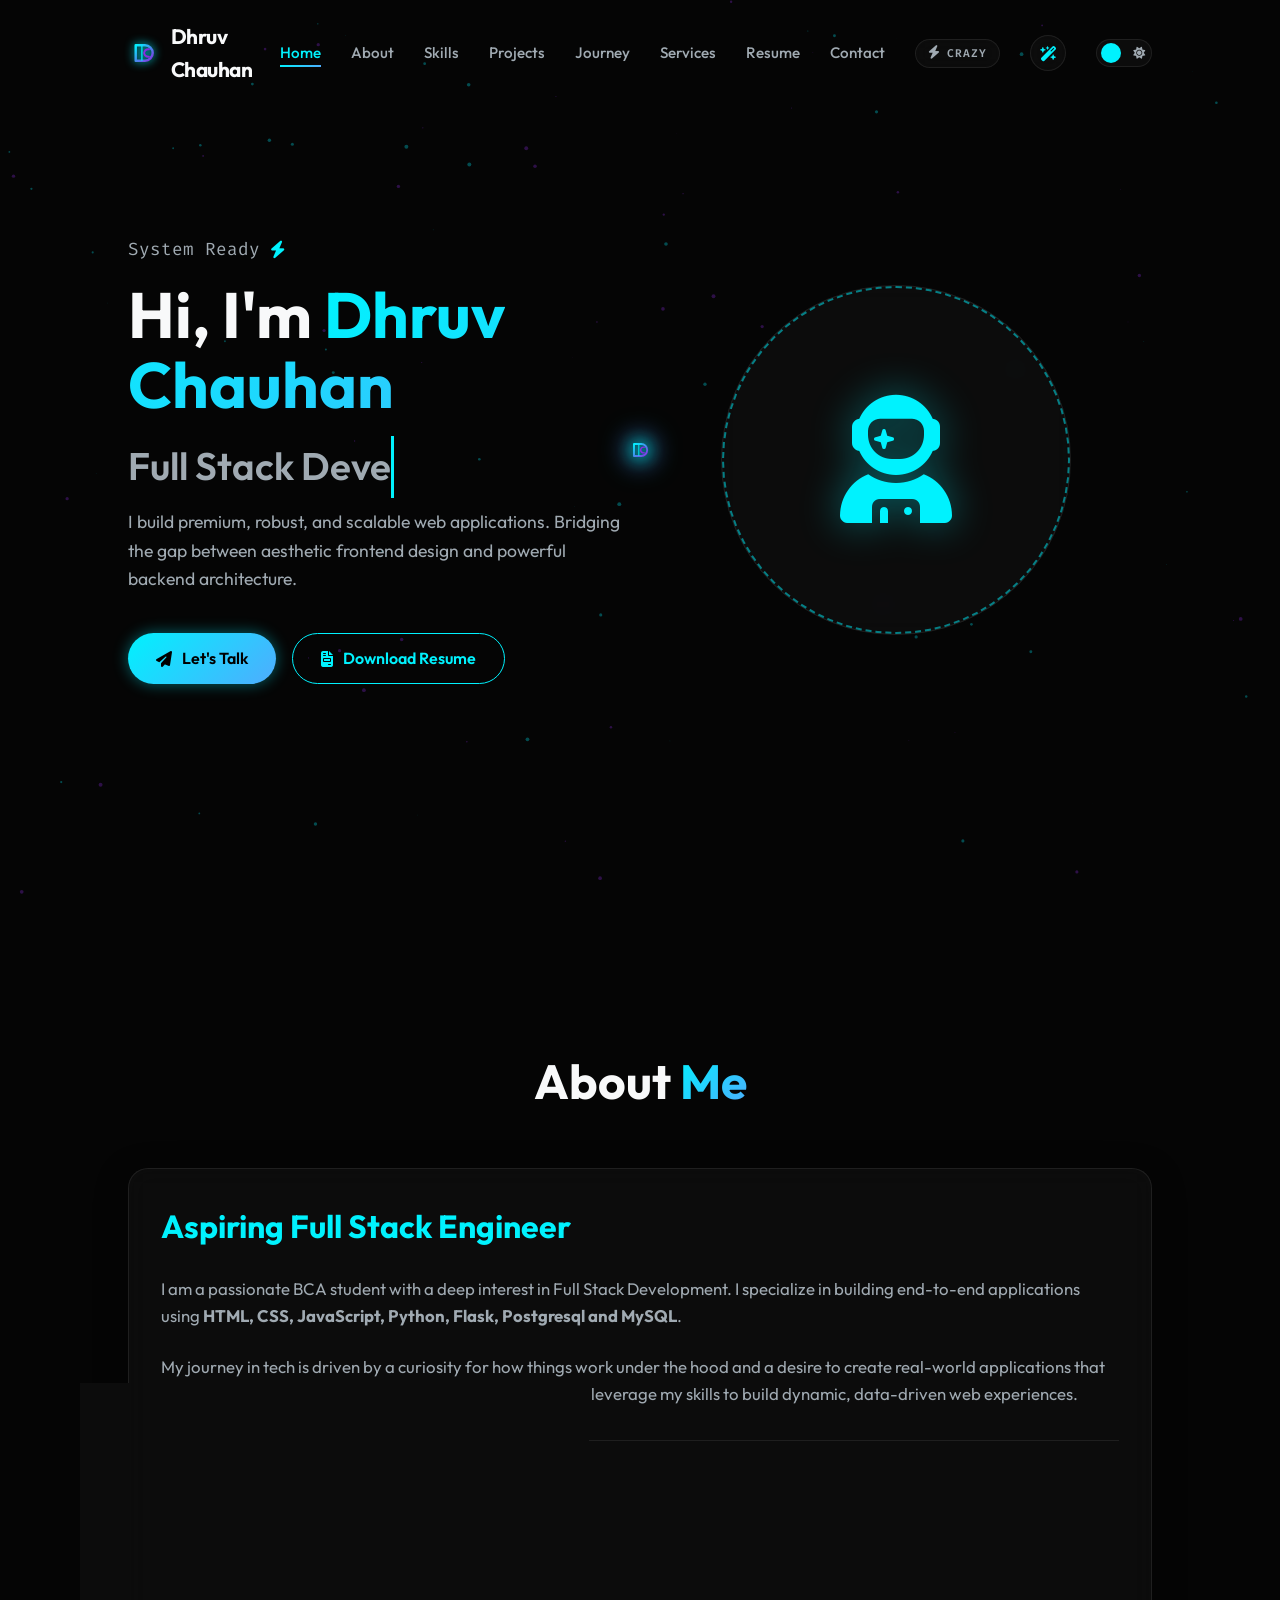
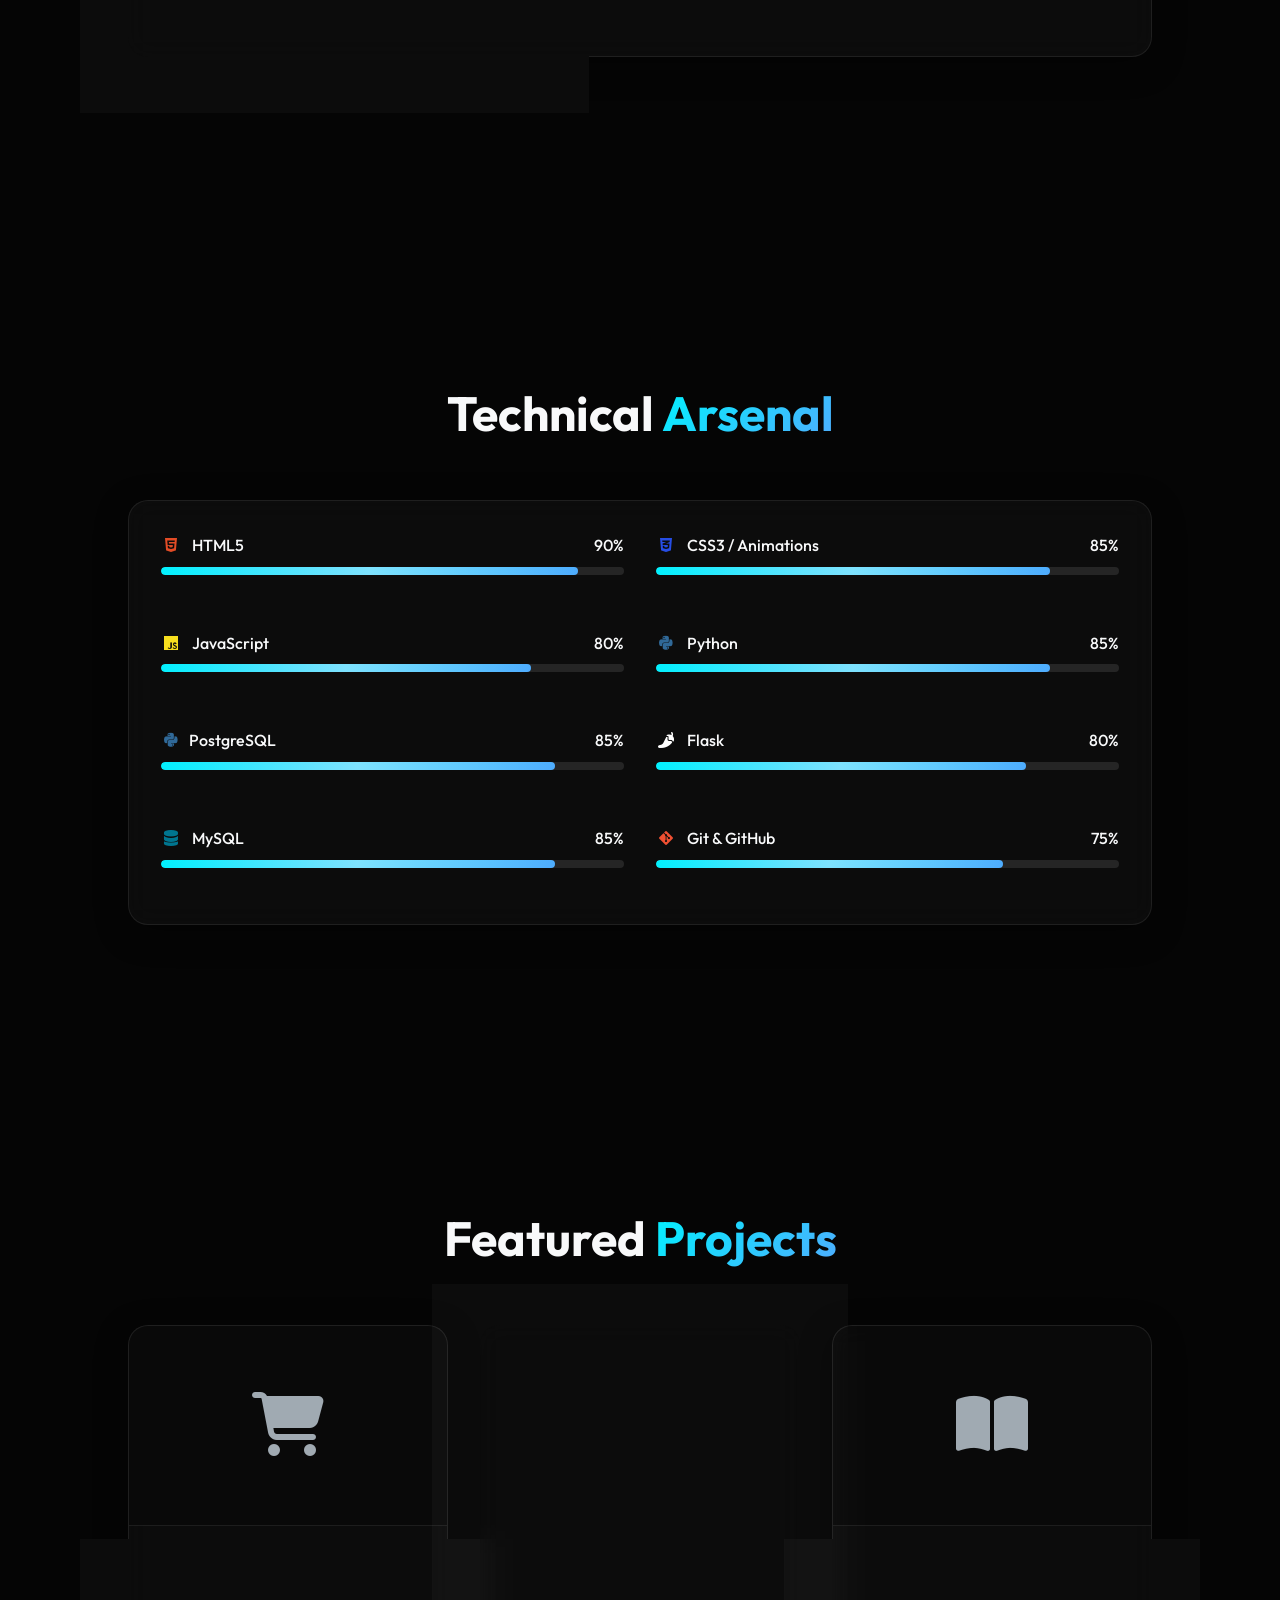
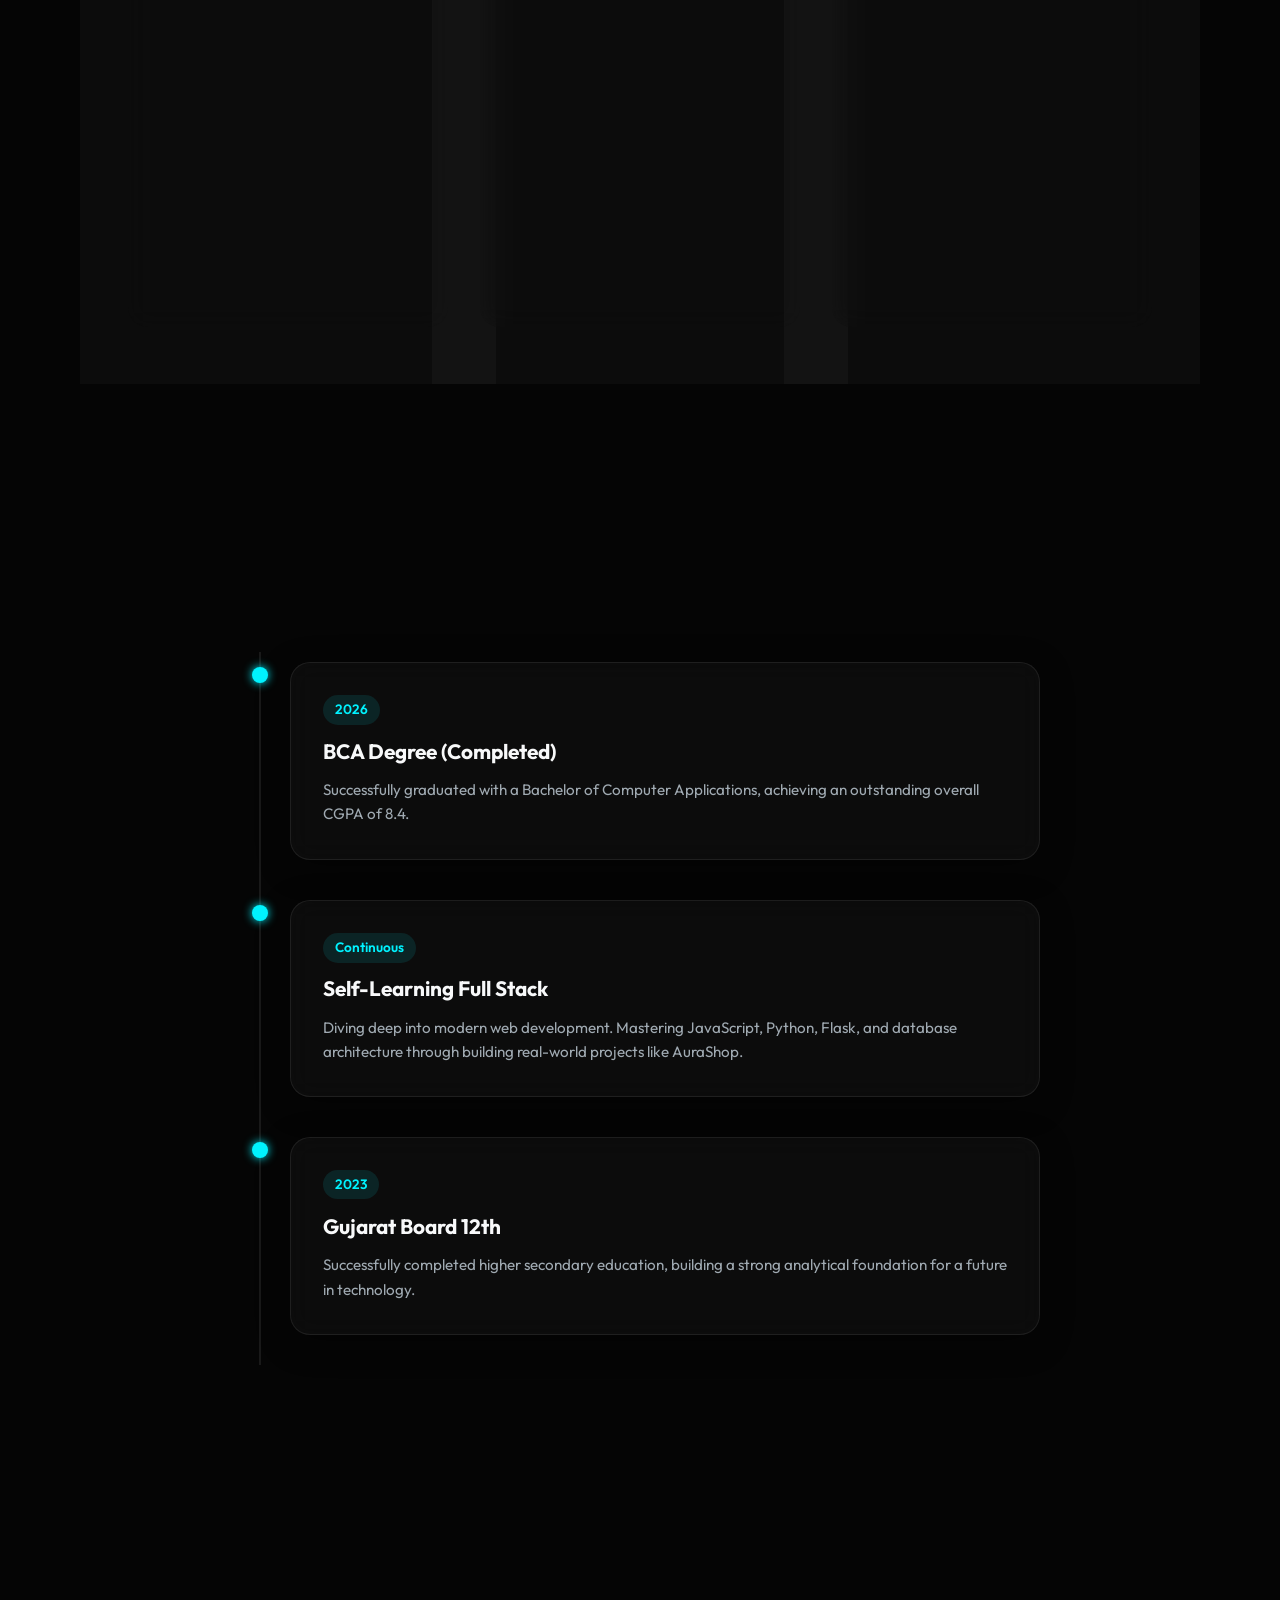
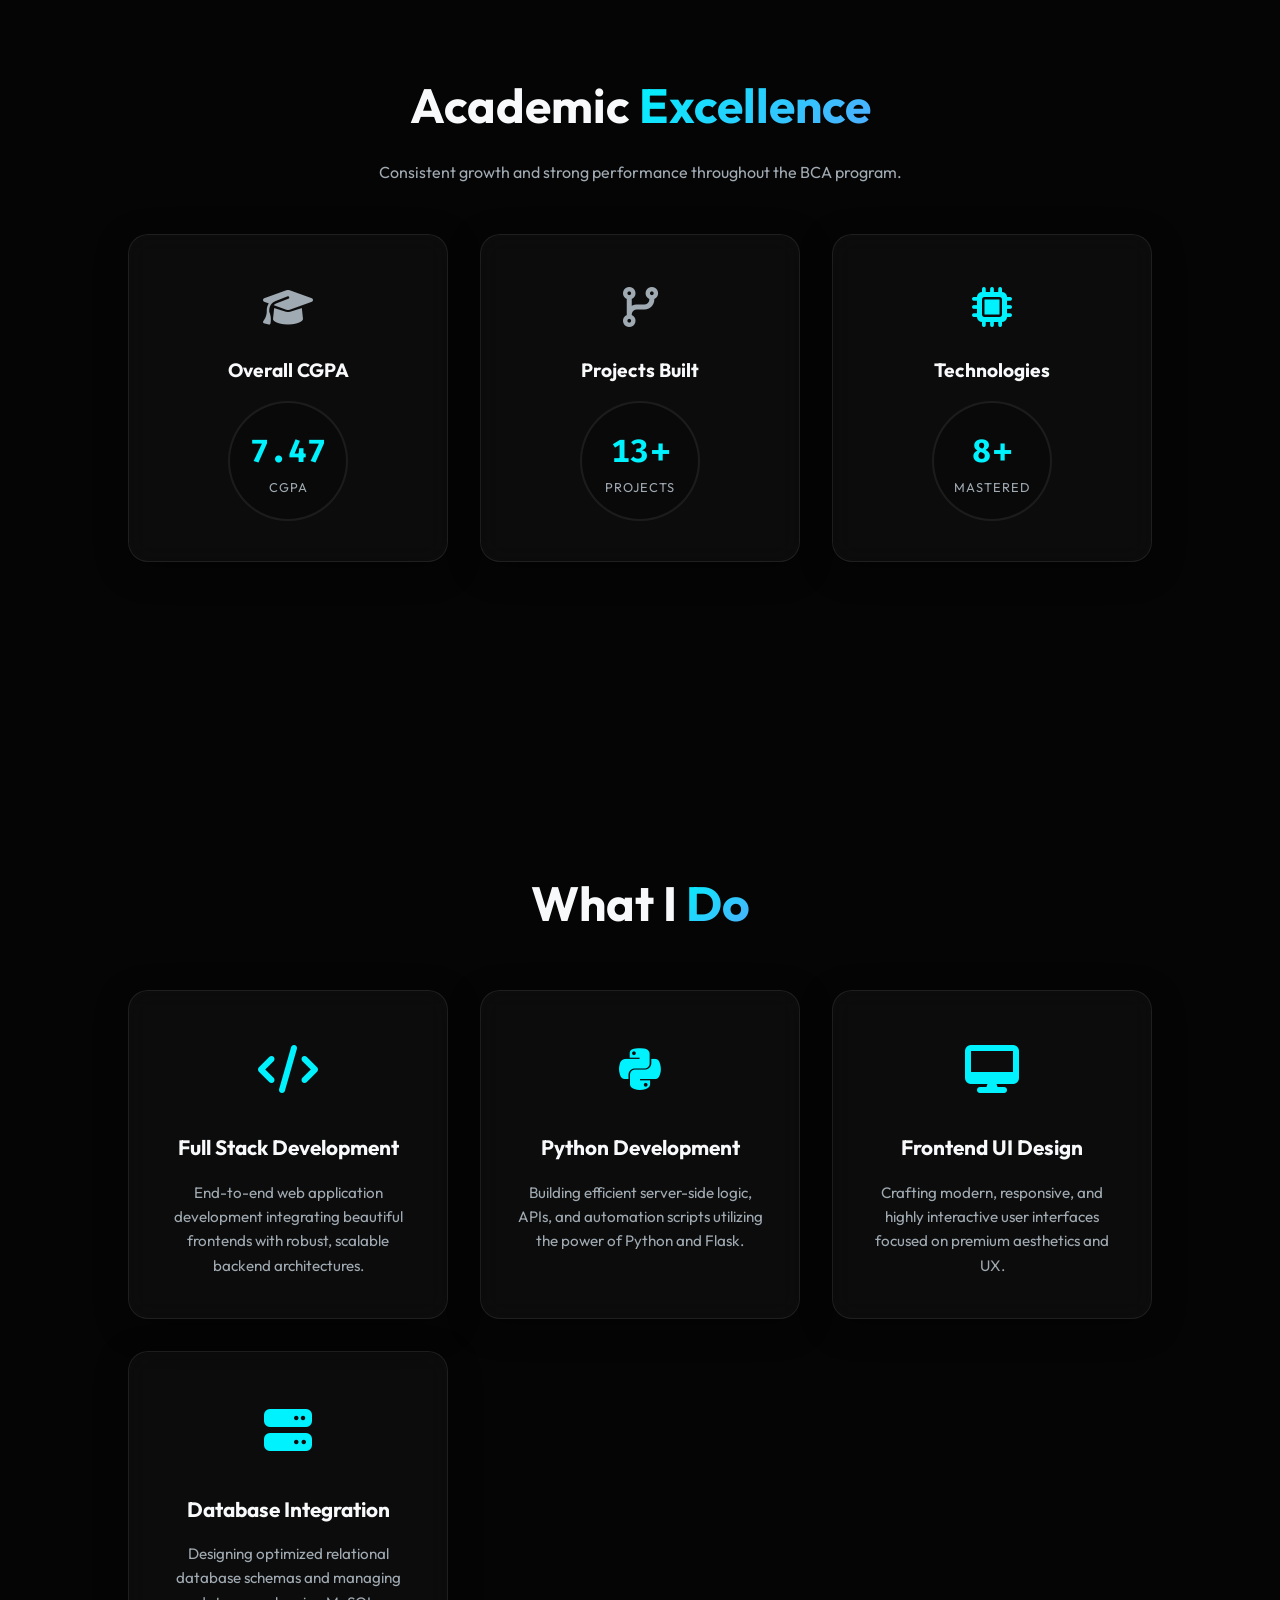
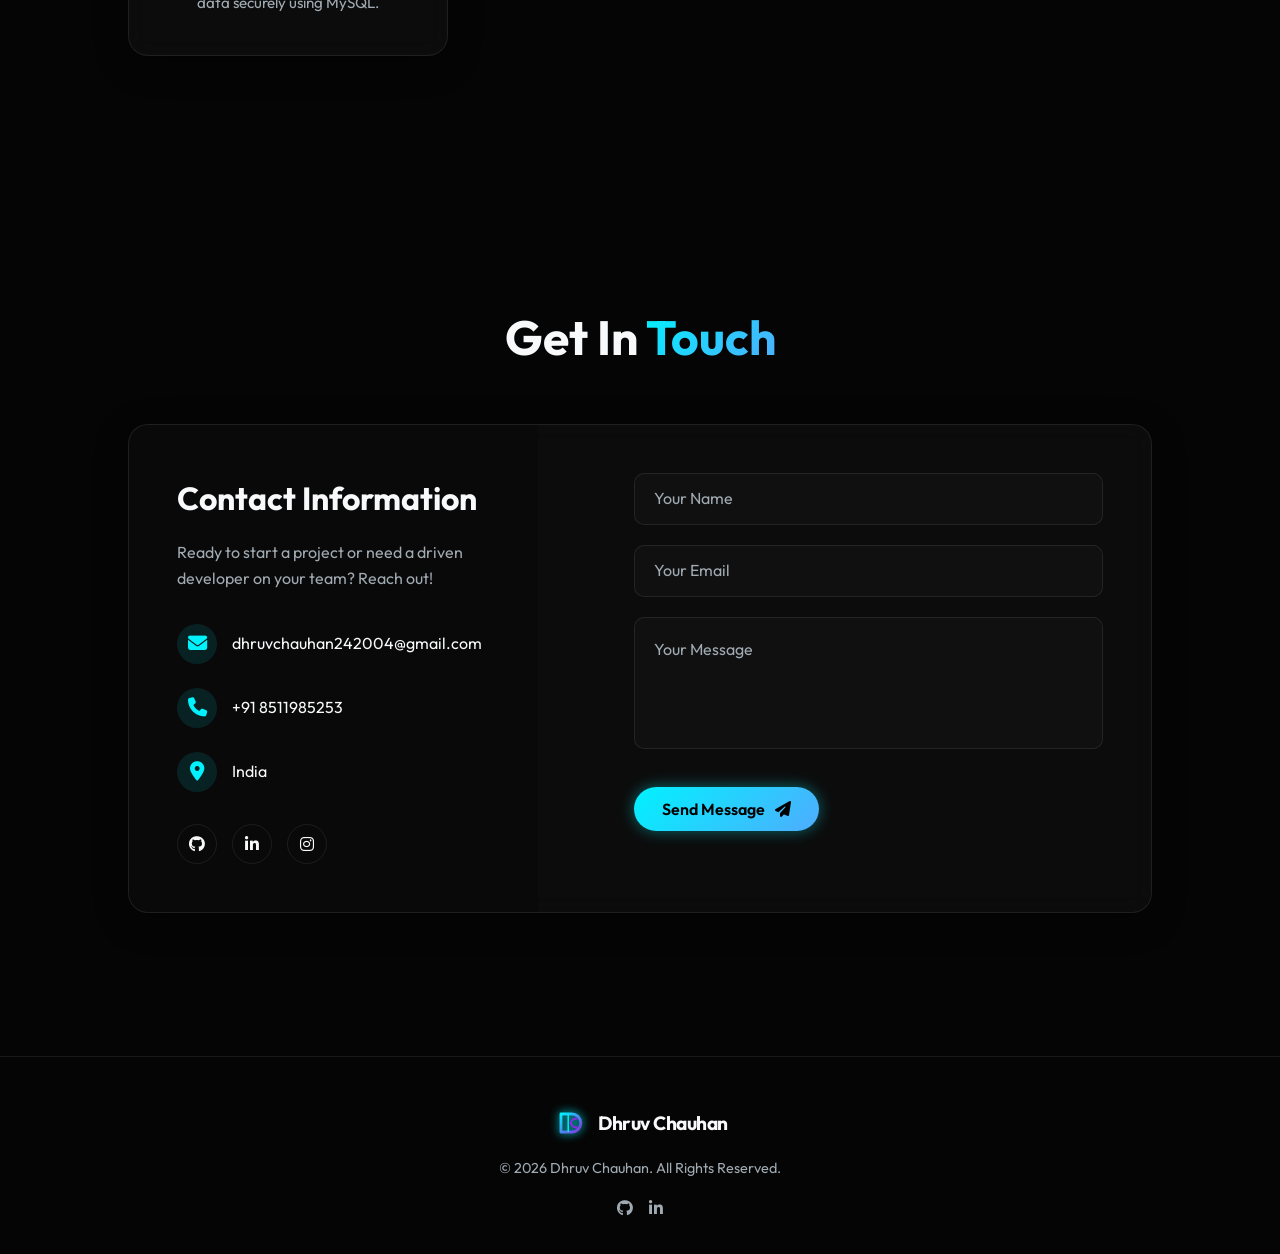
<file: index.html>
<!DOCTYPE html>
<html lang="en">

<head>
    <meta charset="UTF-8">
    <meta name="viewport" content="width=device-width, initial-scale=1.0">
    <title>Dhruv Chauhan | Full Stack Developer</title>
    <meta name="description" content="Portfolio of Dhruv Chauhan, Full Stack & Python Developer.">
    <!-- Google Fonts -->
    <link rel="preconnect" href="https://fonts.googleapis.com">
    <link rel="preconnect" href="https://fonts.gstatic.com" crossorigin>
    <link
        href="https://fonts.googleapis.com/css2?family=Outfit:wght@300;400;500;600;700;800&family=Fira+Code:wght@400;500&display=swap"
        rel="stylesheet">
    <!-- Font Awesome -->
    <link rel="stylesheet" href="https://cdnjs.cloudflare.com/ajax/libs/font-awesome/6.4.0/css/all.min.css">
    <link rel="stylesheet" href="style.css">
</head>

<body>
    <!-- Aurora + Shockwave Layers (Crazy Mode) -->
    <div id="aurora-bg" aria-hidden="true">
        <div class="aurora-blob aurora-1"></div>
        <div class="aurora-blob aurora-2"></div>
        <div class="aurora-blob aurora-3"></div>
    </div>
    <div id="crazy-shockwaves" aria-hidden="true"></div>

    <!-- Ultra-Premium Custom Cursor -->
    <div id="magic-cursor">
        <div id="cursor-orbit-rings" aria-hidden="true">
            <div class="orbit-ring ring-1"></div>
            <div class="orbit-ring ring-2"></div>
            <div class="orbit-ring ring-3"></div>
        </div>
        <div id="cursor-particles"></div>
        <div id="cursor-main">
            <div class="cursor-glow"></div>
            <div class="cursor-icon">
                <svg width="24" height="24" viewBox="0 0 100 100" fill="none" xmlns="http://www.w3.org/2000/svg">
                    <path d="M25,25 L55,25 A25,25 0 0,1 80,50 A25,25 0 0,1 55,75 L25,75 Z"
                        stroke="url(#cursor-logo-grad)" stroke-width="8" stroke-linejoin="round" fill="none" />
                    <path d="M45,25 L45,75" stroke="var(--cyan)" stroke-width="4" />
                    <path d="M68,38 A15,15 0 0,0 52,50 A15,15 0 0,0 68,62" stroke="var(--purple)" stroke-width="6"
                        stroke-linecap="round" fill="none" />
                    <defs>
                        <linearGradient id="cursor-logo-grad" x1="0%" y1="0%" x2="100%" y2="100%">
                            <stop offset="0%" stop-color="var(--cyan)" />
                            <stop offset="100%" stop-color="var(--purple)" />
                        </linearGradient>
                    </defs>
                </svg>
            </div>
            <div class="cursor-text">View Project</div>
        </div>
    </div>

    <!-- Loading Screen -->
    <div class="loader-wrapper">
        <div class="loader">
            <div class="loader-inner"></div>
        </div>
        <div class="loader-text">Dhruv Chauhan Full Stack Developer</div>
    </div>

    <!-- Background Canvas for Particles -->
    <canvas id="particle-canvas"></canvas>

    <!-- Navigation -->
    <header class="header">
        <div class="logo">
            <svg class="header-logo" width="40" height="40" viewBox="0 0 100 100" fill="none"
                xmlns="http://www.w3.org/2000/svg">
                <!-- Futuristic D & C merged monogram -->
                <path d="M25,25 L55,25 A25,25 0 0,1 80,50 A25,25 0 0,1 55,75 L25,75 Z" stroke="url(#logo-grad)"
                    stroke-width="8" stroke-linejoin="round" fill="none" />
                <path d="M45,25 L45,75" stroke="var(--cyan)" stroke-width="4" />
                <path d="M68,38 A15,15 0 0,0 52,50 A15,15 0 0,0 68,62" stroke="var(--purple)" stroke-width="6"
                    stroke-linecap="round" fill="none" />
                <defs>
                    <linearGradient id="logo-grad" x1="0%" y1="0%" x2="100%" y2="100%">
                        <stop offset="0%" stop-color="var(--cyan)" />
                        <stop offset="100%" stop-color="var(--purple)" />
                    </linearGradient>
                </defs>
            </svg>
            <span class="logo-text">Dhruv Chauhan</span>
        </div>
        <div class="header-right">
            <nav class="navbar">
                <ul class="nav-links">
                    <li><a href="#home" class="nav-link active">Home</a></li>
                    <li><a href="#about" class="nav-link">About</a></li>
                    <li><a href="#skills" class="nav-link">Skills</a></li>
                    <li><a href="#projects" class="nav-link">Projects</a></li>
                    <li><a href="#experience" class="nav-link">Journey</a></li>
                    <li><a href="#services" class="nav-link">Services</a></li>
                    <li><a href="resume.html?download=pdf" class="nav-link">Resume</a></li>
                    <li><a href="#contact" class="nav-link">Contact</a></li>
                </ul>
            </nav>
            <button id="crazy-mode-toggle" class="crazy-mode-btn" aria-label="Toggle crazy animations"
                title="Crazy Mode">
                <i class="fa-solid fa-bolt"></i>
                <span class="crazy-mode-label">CRAZY</span>
            </button>
            <button id="cursor-settings-toggle" class="cursor-settings-btn" aria-label="Customize cursor"
                title="Cursor Options">
                <i class="fa-solid fa-wand-magic-sparkles"></i>
            </button>
            <div class="theme-switch-wrapper">
                <label class="theme-switch" for="theme-slider">
                    <input type="checkbox" id="theme-slider" />
                    <div class="slider round">
                        <i class="fa-solid fa-moon"></i>
                        <i class="fa-solid fa-sun"></i>
                    </div>
                </label>
            </div>
            <div class="hamburger">
                <div class="bar"></div>
                <div class="bar"></div>
                <div class="bar"></div>
            </div>
        </div>
    </header>

    <main>
        <!-- Hero Section -->
        <section id="home" class="hero section">
            <div class="hero-content reveal">
                <p class="greeting">System Ready <i class="fa-solid fa-bolt" style="color: var(--cyan);"></i></p>
                <h1 class="hero-title crazy-glitch-title">
                    Hi, I'm <span class="highlight crazy-gradient-text">Dhruv Chauhan</span>
                </h1>
                <div class="typing-container">
                    <span class="typing-text"></span><span class="cursor">&nbsp;</span>
                </div>
                <p class="hero-desc">
                    I build premium, robust, and scalable web applications. Bridging the gap between aesthetic frontend
                    design and powerful backend architecture.
                </p>
                <div class="hero-btn-group">
                    <a href="#contact" class="btn primary-btn"><i class="fa-solid fa-paper-plane"></i> Let's Talk</a>
                    <a href="resume.html?download=pdf" class="btn secondary-btn"><i class="fa-solid fa-file-invoice"></i> Download Resume</a>
                </div>
            </div>
            <div class="hero-image reveal fade-right">
                <div class="image-wrapper">
                    <!-- Placeholder using a tech illustration style avatar -->
                    <div class="avatar-placeholder">
                        <i class="fa-solid fa-user-astronaut"></i>
                    </div>
                    <div class="glow-ring"></div>
                    <div class="glow-ring glow-ring-2"></div>
                    <div class="glow-ring glow-ring-3"></div>
                </div>
            </div>
        </section>

        <!-- About Section -->
        <section id="about" class="about section">
            <h2 class="section-title reveal">About <span class="highlight">Me</span></h2>
            <div class="about-container reveal fade-up">
                <div class="about-text glass-card">
                    <h3>Aspiring Full Stack Engineer</h3>
                    <p>I am a passionate BCA student with a deep interest in Full Stack Development. I specialize in
                        building end-to-end applications using <strong>HTML, CSS, JavaScript, Python, Flask, Postgresql
                            and
                            MySQL</strong>.</p>
                    <p>My journey in tech is driven by a curiosity for how things work under the hood and a desire to
                        create real-world applications that solve actual problems. I thrive in environments where I can
                        leverage my skills to build dynamic, data-driven web experiences.</p>
                    <div class="stats-container">
                        <div class="stat-item">
                            <span class="stat-num counter" data-target="15">0</span><span class="stat-plus">+</span>
                            <span class="stat-text">Projects Built</span>
                        </div>
                        <div class="stat-item">
                            <span class="stat-num counter" data-target="1000">0</span><span class="stat-plus">+</span>
                            <span class="stat-text">Hours Coded</span>
                        </div>
                        <div class="stat-item">
                            <span class="stat-num counter" data-target="5">0</span><span class="stat-plus">+</span>
                            <span class="stat-text">Technologies</span>
                        </div>
                    </div>
                </div>
            </div>
        </section>

        <!-- Skills Section -->
        <section id="skills" class="skills section">
            <h2 class="section-title reveal">Technical <span class="highlight">Arsenal</span></h2>
            <div class="skills-container glass-card reveal fade-up">
                <div class="skill-box">
                    <div class="skill-info">
                        <span><i class="fa-brands fa-html5" style="color: #e34c26;"></i> HTML5</span>
                        <span>90%</span>
                    </div>
                    <div class="progress-bar">
                        <div class="progress" data-width="90%"></div>
                    </div>
                </div>
                <div class="skill-box">
                    <div class="skill-info">
                        <span><i class="fa-brands fa-css3-alt" style="color: #264de4;"></i> CSS3 / Animations</span>
                        <span>85%</span>
                    </div>
                    <div class="progress-bar">
                        <div class="progress" data-width="85%"></div>
                    </div>
                </div>
                <div class="skill-box">
                    <div class="skill-info">
                        <span><i class="fa-brands fa-js" style="color: #f7df1e;"></i> JavaScript</span>
                        <span>80%</span>
                    </div>
                    <div class="progress-bar">
                        <div class="progress" data-width="80%"></div>
                    </div>
                </div>
                <div class="skill-box">
                    <div class="skill-info">
                        <span><i class="fa-brands fa-python" style="color: #306998;"></i> Python</span>
                        <span>85%</span>
                    </div>
                    <div class="progress-bar">
                        <div class="progress" data-width="85%"></div>
                    </div>
                </div>
                <div class="skill-box">
                    <div class="skill-info">
                        <span><i class="fa-brands fa-python" style="color: #306998;"></i>PostgreSQL</span>
                        <span>85%</span>
                    </div>
                    <div class="progress-bar">
                        <div class="progress" data-width="85%"></div>
                    </div>
                </div>
                <div class="skill-box">
                    <div class="skill-info">
                        <span><i class="fa-solid fa-pepper-hot" style="color: #fff;"></i> Flask</span>
                        <span>80%</span>
                    </div>
                    <div class="progress-bar">
                        <div class="progress" data-width="80%"></div>
                    </div>
                </div>
                <div class="skill-box">
                    <div class="skill-info">
                        <span><i class="fa-solid fa-database" style="color: #00758F;"></i> MySQL</span>
                        <span>85%</span>
                    </div>
                    <div class="progress-bar">
                        <div class="progress" data-width="85%"></div>
                    </div>
                </div>
                <div class="skill-box">
                    <div class="skill-info">
                        <span><i class="fa-brands fa-git-alt" style="color: #F05032;"></i> Git & GitHub</span>
                        <span>75%</span>
                    </div>
                    <div class="progress-bar">
                        <div class="progress" data-width="75%"></div>
                    </div>
                </div>
            </div>
        </section>

        <!-- Projects Section -->
        <section id="projects" class="projects section">
            <h2 class="section-title reveal">Featured <span class="highlight">Projects</span></h2>
            <div class="project-grid">
                <!-- AuraShop -->
                <div class="project-card glass-card reveal fade-up" style="transition-delay: 0.1s;">
                    <div class="project-img">
                        <div class="project-placeholder">
                            <i class="fa-solid fa-cart-shopping"></i>
                        </div>
                    </div>
                    <div class="project-content">
                        <h3>AuraShop</h3>
                        <p class="project-subtitle">Full Stack E-Commerce</p>
                        <p class="project-desc">A premium e-commerce platform featuring user authentication, product
                            catalog, a shopping cart, and AI-based product suggestions powered by a robust Flask
                            backend.</p>
                        <div class="project-tech">
                            <span>Python</span><span>Flask</span><span>JS</span><span>PostgreSQL</span><span>HTML</span><span>CSS</span>
                        </div>
                        <div class="project-links">
                            <a href="https://auroshop.onrender.com" class="btn-small primary-btn"><i
                                    class="fa-solid fa-eye"></i> Live Preview</a>
                            <a href="https://github.com/dhruvchauhan2424/Auroshop" class="btn-small secondary-btn"><i
                                    class="fa-brands fa-github"></i> Code</a>
                        </div>
                    </div>
                </div>

                <!-- Smart College Management System -->
                <div class="project-card glass-card reveal fade-up" style="transition-delay: 0.2s;">
                    <div class="project-img">
                        <div class="project-placeholder">
                            <i class="fa-solid fa-university"></i>
                        </div>
                    </div>
                    <div class="project-content">
                        <h3>Smart College System</h3>
                        <p class="project-subtitle">Management Portal</p>
                        <p class="project-desc">A comprehensive smart portal designed for handling complex student
                            records, database management, and offering robust administrative features.</p>
                        <div class="project-tech">
                            <span>Python</span><span>HTML/CSS</span><span>Supabase</span><span>PostgreSQL</span><span>Flask</span>
                        </div>
                        <div class="project-links">
                            <a href="https://college-managementd.onrender.com" class="btn-small primary-btn"><i
                                    class="fa-solid fa-eye"></i> Live Preview</a>
                            <a href="https://github.com/dhruvchauhan2424/college_management"
                                class="btn-small secondary-btn"><i class="fa-brands fa-github"></i> Code</a>
                        </div>
                    </div>
                </div>

                <!-- Library Management System -->
                <div class="project-card glass-card reveal fade-up" style="transition-delay: 0.3s;">
                    <div class="project-img">
                        <div class="project-placeholder">
                            <i class="fa-solid fa-book-open"></i>
                        </div>
                    </div>
                    <div class="project-content">
                        <h3>Library System</h3>
                        <p class="project-subtitle">Management Dashboard</p>
                        <p class="project-desc">A complete system for tracking book issues, searching inventory, and
                            managing enrollment-based student records securely and efficiently.</p>
                        <div class="project-tech">
                            <span>Python</span><span>Flask</span><span>MySQL</span>
                        </div>
                        <div class="project-links">
                            <a href="#" class="btn-small primary-btn"><i class="fa-solid fa-eye"></i> Live Preview</a>
                            <a href="#" class="btn-small secondary-btn"><i class="fa-brands fa-github"></i> Code</a>
                        </div>
                    </div>
                </div>
            </div>
        </section>

        <!-- Experience / Timeline -->
        <section id="experience" class="experience section">
            <h2 class="section-title reveal">My <span class="highlight">Journey</span></h2>
            <div class="timeline reveal fade-up">
                <div class="timeline-item">
                    <div class="timeline-dot"></div>
                    <div class="timeline-content glass-card">
                        <span class="timeline-date">2026</span>
                        <h3>BCA Degree (Completed)</h3>
                        <p>Successfully graduated with a Bachelor of Computer Applications, achieving an outstanding
                            overall CGPA of 8.4.</p>
                    </div>
                </div>
                <div class="timeline-item">
                    <div class="timeline-dot"></div>
                    <div class="timeline-content glass-card">
                        <span class="timeline-date">Continuous</span>
                        <h3>Self-Learning Full Stack</h3>
                        <p>Diving deep into modern web development. Mastering JavaScript, Python, Flask, and database
                            architecture through building real-world projects like AuraShop.</p>
                    </div>
                </div>
                <div class="timeline-item">
                    <div class="timeline-dot"></div>
                    <div class="timeline-content glass-card">
                        <span class="timeline-date">2023</span>
                        <h3>Gujarat Board 12th</h3>
                        <p>Successfully completed higher secondary education, building a strong analytical foundation
                            for a future in technology.</p>
                    </div>
                </div>
            </div>
        </section>

        <!-- Achievements Section -->
        <section id="achievements" class="achievements section">
            <h2 class="section-title reveal">Academic <span class="highlight">Excellence</span></h2>
            <p class="section-subtitle reveal">Consistent growth and strong performance throughout the BCA program.</p>
            <div class="achievements-grid reveal fade-up">
                <div class="achievement-card glass-card">
                    <div class="achievement-icon">
                        <i class="fa-solid fa-graduation-cap"></i>
                    </div>
                    <h3>Overall CGPA</h3>
                    <div class="sgpa-display">
                        <span class="sgpa-val counter-float" data-target="8.40">0.00</span>
                        <span class="sgpa-label">CGPA</span>
                    </div>
                </div>
                <div class="achievement-card glass-card">
                    <div class="achievement-icon">
                        <i class="fa-solid fa-code-branch"></i>
                    </div>
                    <h3>Projects Built</h3>
                    <div class="sgpa-display">
                        <div>
                            <span class="sgpa-val counter" data-target="15">0</span><span class="sgpa-val"
                                style="margin-left: 2px;">+</span>
                        </div>
                        <span class="sgpa-label">Projects</span>
                    </div>
                </div>
                <div class="achievement-card glass-card">
                    <div class="achievement-icon" style="color: var(--cyan);">
                        <i class="fa-solid fa-microchip"></i>
                    </div>
                    <h3>Technologies</h3>
                    <div class="sgpa-display">
                        <div>
                            <span class="sgpa-val counter" data-target="10">0</span><span class="sgpa-val"
                                style="margin-left: 2px;">+</span>
                        </div>
                        <span class="sgpa-label">Mastered</span>
                    </div>
                </div>
            </div>
        </section>

        <!-- Services Section -->
        <section id="services" class="services section">
            <h2 class="section-title reveal">What I <span class="highlight">Do</span></h2>
            <div class="services-grid reveal fade-up">
                <div class="service-card glass-card">
                    <div class="service-icon"><i class="fa-solid fa-code"></i></div>
                    <h3>Full Stack Development</h3>
                    <p>End-to-end web application development integrating beautiful frontends with robust, scalable
                        backend architectures.</p>
                </div>
                <div class="service-card glass-card">
                    <div class="service-icon"><i class="fa-brands fa-python"></i></div>
                    <h3>Python Development</h3>
                    <p>Building efficient server-side logic, APIs, and automation scripts utilizing the power of Python
                        and Flask.</p>
                </div>
                <div class="service-card glass-card">
                    <div class="service-icon"><i class="fa-solid fa-desktop"></i></div>
                    <h3>Frontend UI Design</h3>
                    <p>Crafting modern, responsive, and highly interactive user interfaces focused on premium aesthetics
                        and UX.</p>
                </div>
                <div class="service-card glass-card">
                    <div class="service-icon"><i class="fa-solid fa-server"></i></div>
                    <h3>Database Integration</h3>
                    <p>Designing optimized relational database schemas and managing data securely using MySQL.</p>
                </div>
            </div>
        </section>

        <!-- Contact Section -->
        <section id="contact" class="contact section">
            <h2 class="section-title reveal">Get In <span class="highlight">Touch</span></h2>
            <div class="contact-container glass-card reveal fade-up">
                <div class="contact-info">
                    <h3>Contact Information</h3>
                    <p>Ready to start a project or need a driven developer on your team? Reach out!</p>
                    <div class="info-items">
                        <div class="info-item">
                            <i class="fa-solid fa-envelope"></i>
                            <a href="mailto:dhruvchauhan242004@gmail.com">dhruvchauhan242004@gmail.com</a>
                        </div>
                        <div class="info-item">
                            <i class="fa-solid fa-phone"></i>
                            <a href="tel:+918511985253">+91 8511985253</a>
                        </div>
                        <div class="info-item">
                            <i class="fa-solid fa-location-dot"></i>
                            <span>India</span>
                        </div>
                    </div>
                    <div class="social-links">
                        <a href="https://github.com/dhruvchauhan2424" class="social-icon"><i
                                class="fa-brands fa-github"></i></a>
                        <a href="https://www.linkedin.com/in/dhruv-chauhan-386394350/" class="social-icon"><i
                                class="fa-brands fa-linkedin-in"></i></a>
                        <a href="https://www.instagram.com" class="social-icon"><i
                                class="fa-brands fa-instagram"></i></a>
                    </div>
                </div>
                <div class="contact-form-container">
                    <form id="contact-form" class="contact-form">
                        <div class="input-group">
                            <input type="text" id="name" required placeholder=" ">
                            <label for="name">Your Name</label>
                        </div>
                        <div class="input-group">
                            <input type="email" id="email" required placeholder=" ">
                            <label for="email">Your Email</label>
                        </div>
                        <div class="input-group">
                            <textarea id="message" rows="5" required placeholder=" "></textarea>
                            <label for="message">Your Message</label>
                        </div>
                        <button type="submit" class="btn primary-btn btn-send">
                            <span>Send Message</span> <i class="fa-solid fa-paper-plane"></i>
                        </button>
                    </form>
                </div>
            </div>
        </section>
    </main>

    <!-- Footer -->
    <footer class="footer">
        <div class="footer-content">
            <div class="footer-logo-wrapper">
                <svg class="footer-logo-svg" width="36" height="36" viewBox="0 0 100 100" fill="none"
                    xmlns="http://www.w3.org/2000/svg">
                    <path d="M25,25 L55,25 A25,25 0 0,1 80,50 A25,25 0 0,1 55,75 L25,75 Z"
                        stroke="url(#footer-logo-grad)" stroke-width="8" stroke-linejoin="round" fill="none" />
                    <path d="M45,25 L45,75" stroke="var(--cyan)" stroke-width="4" />
                    <path d="M68,38 A15,15 0 0,0 52,50 A15,15 0 0,0 68,62" stroke="var(--purple)" stroke-width="6"
                        stroke-linecap="round" fill="none" />
                    <defs>
                        <linearGradient id="footer-logo-grad" x1="0%" y1="0%" x2="100%" y2="100%">
                            <stop offset="0%" stop-color="var(--cyan)" />
                            <stop offset="100%" stop-color="var(--purple)" />
                        </linearGradient>
                    </defs>
                </svg>
                <span class="footer-logo-text">Dhruv Chauhan</span>
            </div>
            <p>&copy; 2026 Dhruv Chauhan. All Rights Reserved.</p>
            <div class="footer-socials">
                <a href="https://github.com/dhruvchauhan2424"><i class="fa-brands fa-github"></i></a>
                <a href="https://www.linkedin.com/in/dhruv-chauhan-386394350/"><i
                        class="fa-brands fa-linkedin-in"></i></a>
            </div>
        </div>
        <button id="scroll-top" class="scroll-top-btn" aria-label="Scroll to top">
            <i class="fa-solid fa-arrow-up"></i>
        </button>
    </footer>

    <!-- Cursor Customization Panel -->
    <aside id="cursor-settings-panel" class="cursor-settings-panel" aria-hidden="true">
        <div class="cursor-panel-header">
            <h3><i class="fa-solid fa-wand-magic-sparkles"></i> Cursor Studio</h3>
            <button id="cursor-settings-close" class="cursor-panel-close" aria-label="Close">
                <i class="fa-solid fa-xmark"></i>
            </button>
        </div>
        <div class="cursor-panel-body">
            <div class="cursor-style-section">
                <p class="cursor-section-label">Choose Cursor <span class="cursor-count">(12 styles)</span></p>
                <div class="cursor-style-grid" id="cursor-style-grid"></div>
            </div>
            <div class="cursor-option">
                <label for="cursor-hover-text">Hover Text</label>
                <input type="text" id="cursor-hover-text" class="cursor-text-input" value="View Project"
                    maxlength="24" placeholder="View Project">
            </div>
            <div class="cursor-option">
                <label for="cursor-size">Size <span class="cursor-val" data-for="cursor-size">40</span>px</label>
                <input type="range" id="cursor-size" min="20" max="80" value="40">
            </div>
            <div class="cursor-option">
                <label for="cursor-primary">Primary Color</label>
                <input type="color" id="cursor-primary" value="#00f2fe">
            </div>
            <div class="cursor-option">
                <label for="cursor-secondary">Secondary Color</label>
                <input type="color" id="cursor-secondary" value="#8a2be2">
            </div>
            <div class="cursor-option">
                <label for="cursor-glow">Glow Intensity <span class="cursor-val" data-for="cursor-glow">70</span>%</label>
                <input type="range" id="cursor-glow" min="0" max="100" value="70">
            </div>
            <div class="cursor-option">
                <label for="cursor-speed">Follow Speed <span class="cursor-val" data-for="cursor-speed">15</span>%</label>
                <input type="range" id="cursor-speed" min="5" max="100" value="15">
            </div>
            <div class="cursor-option toggle-option">
                <label for="cursor-particles">Particle Trails</label>
                <label class="cursor-toggle">
                    <input type="checkbox" id="cursor-particles" checked>
                    <span class="cursor-toggle-slider"></span>
                </label>
            </div>
            <div class="cursor-option">
                <label for="cursor-particle-rate">Particle Rate <span class="cursor-val" data-for="cursor-particle-rate">3</span></label>
                <input type="range" id="cursor-particle-rate" min="1" max="10" value="3">
            </div>
            <div class="cursor-option toggle-option">
                <label for="cursor-rotation">Rotation Effect</label>
                <label class="cursor-toggle">
                    <input type="checkbox" id="cursor-rotation" checked>
                    <span class="cursor-toggle-slider"></span>
                </label>
            </div>
            <div class="cursor-option toggle-option">
                <label for="cursor-stretch">Stretch on Move</label>
                <label class="cursor-toggle">
                    <input type="checkbox" id="cursor-stretch" checked>
                    <span class="cursor-toggle-slider"></span>
                </label>
            </div>
            <div class="cursor-option">
                <label for="cursor-hover-size">Hover Button Size <span class="cursor-val" data-for="cursor-hover-size">60</span>px</label>
                <input type="range" id="cursor-hover-size" min="40" max="100" value="60">
            </div>
            <div class="cursor-option toggle-option">
                <label for="cursor-show-glow">Show Glow</label>
                <label class="cursor-toggle">
                    <input type="checkbox" id="cursor-show-glow" checked>
                    <span class="cursor-toggle-slider"></span>
                </label>
            </div>
            <div class="cursor-option toggle-option">
                <label for="cursor-project-label">Project Hover Label</label>
                <label class="cursor-toggle">
                    <input type="checkbox" id="cursor-project-label" checked>
                    <span class="cursor-toggle-slider"></span>
                </label>
            </div>
            <div class="cursor-option">
                <label for="cursor-blend">Blend Mode</label>
                <select id="cursor-blend">
                    <option value="normal">Normal</option>
                    <option value="difference">Difference</option>
                    <option value="screen">Screen</option>
                    <option value="overlay">Overlay</option>
                </select>
            </div>
            <button id="cursor-reset" class="btn secondary-btn cursor-reset-btn">
                <i class="fa-solid fa-rotate-left"></i> Reset Defaults
            </button>
        </div>
    </aside>
    <div id="cursor-panel-overlay" class="cursor-panel-overlay"></div>

    <script src="script.js"></script>
</body>

</html>
</file>
<file: style.css>
/* ==========================================================================
   CSS Variables & Reset
   ========================================================================== */
:root {
    --bg-color: #050505;
    --text-primary: #f8f9fa;
    --text-secondary: #a0aab2;
    --cyan: #00f2fe;
    --purple: #8a2be2;
    --gradient-primary: linear-gradient(135deg, var(--cyan) 0%, #4facfe 100%);
    --gradient-purple: linear-gradient(135deg, var(--purple) 0%, #ff0844 100%);
    --card-bg: rgba(255, 255, 255, 0.03);
    --card-border: rgba(255, 255, 255, 0.08);
    --glass-shadow: 0 8px 32px 0 rgba(0, 0, 0, 0.37);
    --transition: all 0.3s cubic-bezier(0.25, 0.8, 0.25, 1);
    --font-primary: 'Outfit', sans-serif;
    --font-code: 'Fira Code', monospace;
}

body.light-mode {
    --bg-color: #f4f7f6;
    --text-primary: #2d3436;
    --text-secondary: #636e72;
    --cyan: #00b894;
    --purple: #0984e3;
    --gradient-primary: linear-gradient(135deg, var(--cyan) 0%, #00cec9 100%);
    --gradient-purple: linear-gradient(135deg, var(--purple) 0%, #74b9ff 100%);
    --card-bg: rgba(255, 255, 255, 0.7);
    --card-border: rgba(0, 0, 0, 0.1);
    --glass-shadow: 0 8px 32px 0 rgba(0, 0, 0, 0.05);
}

* {
    margin: 0;
    padding: 0;
    box-sizing: border-box;
}

html {
    scroll-behavior: smooth;
    scrollbar-width: thin;
    scrollbar-color: var(--cyan) var(--bg-color);
}

body {
    background-color: var(--bg-color);
    color: var(--text-primary);
    font-family: var(--font-primary);
    line-height: 1.6;
    overflow-x: hidden;
    cursor: none;
}

/* Scrollbar */
::-webkit-scrollbar { width: 8px; }
::-webkit-scrollbar-track { background: var(--bg-color); }
::-webkit-scrollbar-thumb { background: var(--cyan); border-radius: 4px; }

/* ==========================================================================
   Ultra-Premium Custom Cursor
   ========================================================================== */
#magic-cursor {
    position: fixed;
    top: 0;
    left: 0;
    width: 100vw;
    height: 100vh;
    pointer-events: none;
    z-index: 9999;
}

#cursor-main {
    position: absolute;
    top: 0;
    left: 0;
    width: 40px;
    height: 40px;
    margin-top: -20px;
    margin-left: -20px;
    display: flex;
    justify-content: center;
    align-items: center;
    will-change: transform;
    transition: width 0.3s cubic-bezier(0.25, 1, 0.5, 1), height 0.3s cubic-bezier(0.25, 1, 0.5, 1), background-color 0.3s;
    border-radius: 50%;
}

.cursor-icon {
    display: flex;
    align-items: center;
    justify-content: center;
    transition: opacity 0.3s, transform 0.3s;
}

.cursor-icon svg {
    width: 24px;
    height: 24px;
    filter: drop-shadow(0 0 8px var(--cyan)) drop-shadow(0 0 15px var(--cyan));
}

.cursor-text {
    position: absolute;
    z-index: 10;
    color: #050505;
    font-size: 11px;
    font-weight: 700;
    opacity: 0;
    visibility: hidden;
    transform: scale(0.5);
    transition: opacity 0.3s, transform 0.3s, visibility 0.3s;
    white-space: nowrap;
    text-transform: uppercase;
    letter-spacing: 1px;
    text-shadow: 0 0 8px rgba(255, 255, 255, 0.9);
    pointer-events: none;
}

.cursor-glow {
    position: absolute;
    width: 150%;
    height: 150%;
    background: radial-gradient(circle, rgba(0, 242, 254, 0.4) 0%, rgba(138, 43, 226, 0.1) 40%, transparent 70%);
    border-radius: 50%;
    filter: blur(8px);
    animation: pulseGlow 2s infinite alternate;
    z-index: -1;
    transition: width 0.3s, height 0.3s;
}

@keyframes pulseGlow {
    0% { transform: scale(0.9); opacity: 0.7; }
    100% { transform: scale(1.1); opacity: 1; }
}

/* Hover States */
#cursor-main.hover-btn {
    width: var(--cursor-hover-btn-size, 60px);
    height: var(--cursor-hover-btn-size, 60px);
    margin-top: calc(var(--cursor-hover-btn-size, 60px) / -2);
    margin-left: calc(var(--cursor-hover-btn-size, 60px) / -2);
    background-color: #fff;
    border: 1px solid rgba(255, 255, 255, 0.2);
}

#cursor-main.hover-btn .cursor-icon {
    opacity: 0;
    transform: scale(0);
}

#cursor-main.hover-project {
    width: 110px !important;
    height: 110px !important;
    margin-top: -55px !important;
    margin-left: -55px !important;
    background-color: rgba(0, 242, 254, 0.95);
    mix-blend-mode: normal;
    filter: none !important;
    animation: none !important;
}

#cursor-main.hover-project .cursor-icon {
    opacity: 0;
    transform: scale(0);
}

#cursor-main.hover-project::before,
#cursor-main.hover-project::after {
    opacity: 0;
    transition: opacity 0.2s;
}

#cursor-main.hover-project .cursor-text {
    opacity: 1;
    visibility: visible;
    transform: scale(1);
    font-size: 10px;
    max-width: 88px;
    white-space: normal;
    text-align: center;
    line-height: 1.25;
    word-break: break-word;
}

#cursor-main.hover-project .cursor-glow {
    width: 200%;
    height: 200%;
}

/* Particle Styles */
.magic-particle {
    position: absolute;
    border-radius: 50%;
    background: var(--cursor-primary, var(--cyan));
    box-shadow: 0 0 10px var(--cursor-primary, var(--cyan));
    pointer-events: none;
    will-change: transform, opacity;
    mix-blend-mode: screen;
}

/* Cursor Style Variants */
#cursor-main.style-dot {
    background: var(--cursor-primary, var(--cyan));
    box-shadow: 0 0 15px var(--cursor-primary, var(--cyan));
}

#cursor-main.style-dot .cursor-icon,
#cursor-main.style-ring .cursor-icon,
#cursor-main.style-crosshair .cursor-icon,
#cursor-main.style-arrow .cursor-icon,
#cursor-main.style-diamond .cursor-icon,
#cursor-main.style-square .cursor-icon,
#cursor-main.style-star .cursor-icon,
#cursor-main.style-heart .cursor-icon,
#cursor-main.style-pointer .cursor-icon,
#cursor-main.style-neon .cursor-icon,
#cursor-main.style-comet .cursor-icon {
    display: none;
}

#cursor-main.style-ring {
    background: transparent;
    border: 2px solid var(--cursor-primary, var(--cyan));
    box-shadow: 0 0 12px var(--cursor-primary, var(--cyan));
}

#cursor-main.style-crosshair::before,
#cursor-main.style-crosshair::after {
    content: '';
    position: absolute;
    background: var(--cursor-primary, var(--cyan));
    box-shadow: 0 0 6px var(--cursor-primary, var(--cyan));
}

#cursor-main.style-crosshair::before {
    width: 2px;
    height: 60%;
    top: 20%;
    left: 50%;
    transform: translateX(-50%);
}

#cursor-main.style-crosshair::after {
    width: 60%;
    height: 2px;
    top: 50%;
    left: 20%;
    transform: translateY(-50%);
}

#cursor-main.style-arrow {
    background: transparent;
    border-radius: 0;
}

#cursor-main.style-arrow::before {
    content: '';
    position: absolute;
    width: 0;
    height: 0;
    border-left: 10px solid transparent;
    border-right: 10px solid transparent;
    border-bottom: 18px solid var(--cursor-primary, var(--cyan));
    filter: drop-shadow(0 0 6px var(--cursor-primary, var(--cyan)));
    transform: rotate(-30deg) translate(2px, -4px);
}

#cursor-main.glow-off .cursor-glow {
    opacity: 0;
}

#cursor-main.label-off.hover-project .cursor-text {
    opacity: 0;
    visibility: hidden;
    transform: scale(0);
}

/* Extra Cursor Styles (6–12) */
#cursor-main.style-diamond {
    background: transparent;
    box-shadow: none;
}

#cursor-main.style-diamond::before {
    content: '';
    position: absolute;
    width: 55%;
    height: 55%;
    background: var(--cursor-primary, var(--cyan));
    transform: rotate(45deg);
    border-radius: 3px;
    box-shadow: 0 0 15px var(--cursor-primary, var(--cyan));
}

#cursor-main.style-square {
    background: transparent;
    border: 2px solid var(--cursor-primary, var(--cyan));
    border-radius: 6px;
    box-shadow: 0 0 12px var(--cursor-primary, var(--cyan));
}

#cursor-main.style-star::before {
    content: '★';
    position: absolute;
    font-size: 22px;
    color: var(--cursor-primary, var(--cyan));
    text-shadow: 0 0 10px var(--cursor-primary, var(--cyan));
    line-height: 1;
}

#cursor-main.style-heart::before {
    content: '♥';
    position: absolute;
    font-size: 22px;
    color: var(--cursor-primary, var(--cyan));
    text-shadow: 0 0 10px var(--cursor-primary, var(--cyan));
    line-height: 1;
}

#cursor-main.style-pointer::before {
    content: '';
    position: absolute;
    width: 0;
    height: 0;
    border-left: 8px solid transparent;
    border-right: 8px solid transparent;
    border-bottom: 20px solid var(--cursor-primary, var(--cyan));
    filter: drop-shadow(0 0 6px var(--cursor-primary, var(--cyan)));
    transform: rotate(-20deg);
}

#cursor-main.style-neon {
    background: var(--cursor-primary, var(--cyan));
    box-shadow: 0 0 10px var(--cursor-primary), 0 0 25px var(--cursor-primary), 0 0 40px var(--cursor-secondary, var(--purple));
    animation: neonPulse 1.5s ease-in-out infinite alternate;
}

@keyframes neonPulse {
    0% { box-shadow: 0 0 8px var(--cursor-primary), 0 0 20px var(--cursor-primary); }
    100% { box-shadow: 0 0 15px var(--cursor-primary), 0 0 35px var(--cursor-secondary, var(--purple)); }
}

#cursor-main.style-comet {
    background: var(--cursor-primary, var(--cyan));
    border-radius: 50%;
    box-shadow: 0 0 12px var(--cursor-primary, var(--cyan));
}

#cursor-main.style-comet::after {
    content: '';
    position: absolute;
    width: 24px;
    height: 4px;
    right: 50%;
    top: 50%;
    background: linear-gradient(90deg, transparent, var(--cursor-primary, var(--cyan)));
    border-radius: 4px;
    transform: translateY(-50%);
    opacity: 0.8;
    filter: blur(1px);
}

/* Cursor Style Picker Grid */
.cursor-style-section {
    display: flex;
    flex-direction: column;
    gap: 10px;
}

.cursor-section-label {
    font-size: 0.9rem;
    font-weight: 600;
    color: var(--text-primary);
    margin: 0;
}

.cursor-section-label .cursor-count {
    color: var(--cyan);
    font-weight: 500;
    font-size: 0.8rem;
}

.cursor-style-grid {
    display: grid;
    grid-template-columns: repeat(3, 1fr);
    gap: 8px;
}

.cursor-style-card {
    display: flex;
    flex-direction: column;
    align-items: center;
    justify-content: center;
    gap: 6px;
    padding: 10px 4px 8px;
    border: 1px solid var(--card-border);
    border-radius: 12px;
    background: var(--card-bg);
    cursor: pointer;
    transition: var(--transition);
    min-height: 72px;
}

.cursor-style-card:hover {
    border-color: rgba(0, 242, 254, 0.4);
    background: rgba(0, 242, 254, 0.05);
}

.cursor-style-card.active {
    border-color: var(--cyan);
    background: rgba(0, 242, 254, 0.12);
    box-shadow: 0 0 12px rgba(0, 242, 254, 0.2);
}

.cursor-style-name {
    font-size: 0.68rem;
    font-weight: 600;
    color: var(--text-primary);
    text-align: center;
    line-height: 1.2;
    letter-spacing: 0.3px;
}

.cursor-preview {
    width: 32px;
    height: 32px;
    position: relative;
    display: flex;
    align-items: center;
    justify-content: center;
    flex-shrink: 0;
}

.cursor-preview.style-logo svg {
    width: 24px;
    height: 24px;
}

.cursor-preview.style-dot {
    width: 14px;
    height: 14px;
    border-radius: 50%;
    background: var(--cyan);
    box-shadow: 0 0 8px var(--cyan);
}

.cursor-preview.style-ring {
    width: 20px;
    height: 20px;
    border-radius: 50%;
    border: 2px solid var(--cyan);
    box-shadow: 0 0 6px var(--cyan);
}

.cursor-preview.style-crosshair::before,
.cursor-preview.style-crosshair::after {
    content: '';
    position: absolute;
    background: var(--cyan);
}

.cursor-preview.style-crosshair::before {
    width: 2px;
    height: 70%;
}

.cursor-preview.style-crosshair::after {
    width: 70%;
    height: 2px;
}

.cursor-preview.style-arrow::before {
    content: '';
    border-left: 6px solid transparent;
    border-right: 6px solid transparent;
    border-bottom: 12px solid var(--cyan);
}

.cursor-preview.style-diamond {
    width: 14px;
    height: 14px;
    background: var(--cyan);
    transform: rotate(45deg);
    border-radius: 2px;
}

.cursor-preview.style-square {
    width: 16px;
    height: 16px;
    border: 2px solid var(--cyan);
    border-radius: 3px;
}

.cursor-preview.style-star::before {
    content: '★';
    color: var(--cyan);
    font-size: 18px;
}

.cursor-preview.style-heart::before {
    content: '♥';
    color: var(--cyan);
    font-size: 16px;
}

.cursor-preview.style-pointer::before {
    content: '';
    border-left: 5px solid transparent;
    border-right: 5px solid transparent;
    border-bottom: 14px solid var(--cyan);
    transform: rotate(-15deg);
}

.cursor-preview.style-neon {
    width: 12px;
    height: 12px;
    border-radius: 50%;
    background: var(--cyan);
    box-shadow: 0 0 6px var(--cyan), 0 0 12px var(--purple);
}

.cursor-preview.style-comet {
    width: 10px;
    height: 10px;
    border-radius: 50%;
    background: var(--cyan);
}

.cursor-preview.style-comet::after {
    content: '';
    position: absolute;
    width: 14px;
    height: 3px;
    right: 60%;
    background: linear-gradient(90deg, transparent, var(--cyan));
    border-radius: 2px;
}

.cursor-text-input {
    width: 100%;
    padding: 10px 12px;
    border-radius: 10px;
    border: 1px solid var(--card-border);
    background: var(--card-bg);
    color: var(--text-primary);
    font-family: var(--font-primary);
    font-size: 0.9rem;
    outline: none;
}

.cursor-text-input:focus {
    border-color: var(--cyan);
    box-shadow: 0 0 0 2px rgba(0, 242, 254, 0.15);
}

.cursor-text-input::placeholder {
    color: var(--text-secondary);
}

/* Cursor Settings Panel */
.cursor-settings-btn {
    width: 36px;
    height: 36px;
    border-radius: 50%;
    border: 1px solid var(--card-border);
    background: var(--card-bg);
    color: var(--cyan);
    font-size: 0.95rem;
    display: flex;
    align-items: center;
    justify-content: center;
    cursor: pointer;
    transition: var(--transition);
    backdrop-filter: blur(8px);
}

.cursor-settings-btn:hover {
    border-color: var(--cyan);
    box-shadow: 0 0 15px rgba(0, 242, 254, 0.3);
    transform: scale(1.05);
}

.cursor-settings-panel {
    position: fixed;
    top: 0;
    right: -380px;
    width: 360px;
    max-width: 92vw;
    height: 100vh;
    background: rgba(5, 5, 5, 0.95);
    backdrop-filter: blur(20px);
    border-left: 1px solid var(--card-border);
    z-index: 10000;
    transition: right 0.4s cubic-bezier(0.25, 1, 0.5, 1);
    display: flex;
    flex-direction: column;
    overflow: hidden;
}

body.light-mode .cursor-settings-panel {
    background: rgba(244, 247, 246, 0.98);
}

.cursor-settings-panel.open {
    right: 0;
}

.cursor-panel-overlay {
    position: fixed;
    inset: 0;
    background: rgba(0, 0, 0, 0.5);
    z-index: 9998;
    opacity: 0;
    pointer-events: none;
    transition: opacity 0.3s;
}

.cursor-panel-overlay.visible {
    opacity: 1;
    pointer-events: all;
}

.cursor-panel-header {
    display: flex;
    align-items: center;
    justify-content: space-between;
    padding: 1.25rem 1.5rem;
    border-bottom: 1px solid var(--card-border);
    flex-shrink: 0;
}

.cursor-panel-header h3 {
    font-size: 1.1rem;
    display: flex;
    align-items: center;
    gap: 10px;
    color: var(--text-primary);
}

.cursor-panel-header h3 i {
    color: var(--cyan);
}

.cursor-panel-close {
    width: 32px;
    height: 32px;
    border-radius: 50%;
    border: 1px solid var(--card-border);
    background: transparent;
    color: var(--text-secondary);
    cursor: pointer;
    transition: var(--transition);
}

.cursor-panel-close:hover {
    color: var(--cyan);
    border-color: var(--cyan);
}

.cursor-panel-body {
    padding: 1.25rem 1.5rem 2rem;
    overflow-y: auto;
    flex: 1;
    display: flex;
    flex-direction: column;
    gap: 1rem;
}

.cursor-option {
    display: flex;
    flex-direction: column;
    gap: 6px;
}

.cursor-option label {
    font-size: 0.85rem;
    color: var(--text-secondary);
    display: flex;
    justify-content: space-between;
    align-items: center;
}

.cursor-option .cursor-val {
    color: var(--cyan);
    font-family: var(--font-code);
    font-size: 0.8rem;
}

.cursor-option input[type="range"] {
    width: 100%;
    accent-color: var(--cyan);
    cursor: pointer;
}

.cursor-option input[type="color"] {
    width: 100%;
    height: 36px;
    border: 1px solid var(--card-border);
    border-radius: 8px;
    background: transparent;
    cursor: pointer;
    padding: 2px;
}

.cursor-option select {
    width: 100%;
    padding: 10px 12px;
    border-radius: 10px;
    border: 1px solid var(--card-border);
    background: var(--card-bg);
    color: var(--text-primary);
    font-family: var(--font-primary);
    font-size: 0.9rem;
    cursor: pointer;
    outline: none;
}

.cursor-option select:focus {
    border-color: var(--cyan);
}

.cursor-option.toggle-option {
    flex-direction: row;
    align-items: center;
    justify-content: space-between;
}

.cursor-toggle {
    position: relative;
    display: inline-block;
    width: 44px;
    height: 24px;
    flex-shrink: 0;
}

.cursor-toggle input {
    opacity: 0;
    width: 0;
    height: 0;
}

.cursor-toggle-slider {
    position: absolute;
    inset: 0;
    background: var(--card-border);
    border-radius: 24px;
    cursor: pointer;
    transition: var(--transition);
}

.cursor-toggle-slider::before {
    content: '';
    position: absolute;
    width: 18px;
    height: 18px;
    left: 3px;
    bottom: 3px;
    background: #fff;
    border-radius: 50%;
    transition: var(--transition);
}

.cursor-toggle input:checked + .cursor-toggle-slider {
    background: var(--cyan);
}

.cursor-toggle input:checked + .cursor-toggle-slider::before {
    transform: translateX(20px);
}

.cursor-reset-btn {
    margin-top: 0.5rem;
    width: 100%;
    justify-content: center;
}

.cursor-settings-panel input,
.cursor-settings-panel select,
.cursor-settings-panel button,
.cursor-settings-panel label {
    cursor: pointer;
}

/* ==========================================================================
   Loader & Canvas
   ========================================================================== */
#particle-canvas {
    position: fixed;
    top: 0;
    left: 0;
    width: 100vw;
    height: 100vh;
    z-index: -1;
    pointer-events: none;
}

.loader-wrapper {
    position: fixed;
    top: 0;
    left: 0;
    width: 100vw;
    height: 100vh;
    background: var(--bg-color);
    display: flex;
    flex-direction: column;
    justify-content: center;
    align-items: center;
    z-index: 10000;
    transition: opacity 0.5s ease;
}

.loader {
    width: 50px;
    height: 50px;
    border: 3px solid transparent;
    border-top-color: var(--cyan);
    border-bottom-color: var(--purple);
    border-radius: 50%;
    animation: spin 1.5s linear infinite;
    margin-bottom: 20px;
}

.loader-inner {
    width: 30px;
    height: 30px;
    border: 3px solid transparent;
    border-left-color: var(--cyan);
    border-right-color: var(--purple);
    border-radius: 50%;
    margin: 7px;
    animation: spin-reverse 1s linear infinite;
}

.loader-text {
    font-family: var(--font-code);
    color: var(--cyan);
    font-size: clamp(0.85rem, 3.5vw, 1.1rem);
    letter-spacing: 2px;
    animation: pulse 1.5s infinite;
    text-align: center;
    padding: 0 20px;
    max-width: 90%;
    line-height: 1.5;
}

@keyframes spin { 0% { transform: rotate(0deg); } 100% { transform: rotate(360deg); } }
@keyframes spin-reverse { 0% { transform: rotate(360deg); } 100% { transform: rotate(0deg); } }
@keyframes pulse { 0%, 100% { opacity: 1; } 50% { opacity: 0.5; } }

/* ==========================================================================
   Typography & Utilities
   ========================================================================== */
.highlight {
    background: var(--gradient-primary);
    -webkit-background-clip: text;
    -webkit-text-fill-color: transparent;
    font-weight: 700;
}

.section {
    padding: 100px 10%;
    min-height: 100vh;
    display: flex;
    flex-direction: column;
    justify-content: center;
}

.section-title {
    font-size: 3rem;
    margin-bottom: 3rem;
    text-align: center;
    position: relative;
}

.section-subtitle {
    text-align: center;
    color: var(--text-secondary);
    margin-top: -2rem;
    margin-bottom: 3rem;
}

.glass-card {
    background: var(--card-bg);
    backdrop-filter: blur(12px);
    -webkit-backdrop-filter: blur(12px);
    border: 1px solid var(--card-border);
    border-radius: 20px;
    padding: 2rem;
    box-shadow: var(--glass-shadow);
    transition: var(--transition);
}

.glass-card:hover {
    transform: translateY(-5px);
    border-color: rgba(0, 242, 254, 0.3);
    box-shadow: 0 10px 40px rgba(0, 242, 254, 0.1);
}

.btn {
    display: inline-flex;
    align-items: center;
    gap: 10px;
    padding: 12px 28px;
    border-radius: 30px;
    font-weight: 600;
    text-decoration: none;
    transition: var(--transition);
    cursor: pointer;
    border: none;
    font-family: var(--font-primary);
    font-size: 1rem;
    position: relative;
    overflow: hidden;
}

.primary-btn {
    background: var(--gradient-primary);
    color: #000;
    box-shadow: 0 0 15px rgba(0, 242, 254, 0.4);
}

body.light-mode .primary-btn {
    color: #fff;
    box-shadow: 0 0 15px rgba(0, 184, 148, 0.4);
}

.primary-btn:hover {
    box-shadow: 0 0 25px rgba(0, 242, 254, 0.6);
    transform: translateY(-2px);
}

.secondary-btn {
    background: transparent;
    color: var(--cyan);
    border: 1px solid var(--cyan);
}

.secondary-btn:hover {
    background: rgba(0, 242, 254, 0.1);
    transform: translateY(-2px);
}

.btn-small {
    padding: 8px 16px;
    font-size: 0.85rem;
    border-radius: 20px;
    text-decoration: none;
    display: inline-flex;
    align-items: center;
    gap: 8px;
}

/* ==========================================================================
   Header & Navigation
   ========================================================================== */
.header {
    position: fixed;
    top: 0;
    width: 100%;
    padding: 20px 10%;
    display: flex;
    justify-content: space-between;
    align-items: center;
    z-index: 1000;
    transition: var(--transition);
}

.header.scrolled {
    padding: 15px 10%;
    background: rgba(5, 5, 5, 0.8);
    backdrop-filter: blur(10px);
    border-bottom: 1px solid var(--card-border);
}

.header-right {
    display: flex;
    align-items: center;
    gap: 30px;
}

.logo {
    display: flex;
    align-items: center;
    gap: 12px;
}

.logo-text {
    font-family: var(--font-primary);
    font-size: 1.3rem;
    font-weight: 700;
    color: var(--text-primary);
    letter-spacing: -0.5px;
}

.header-logo {
    width: 40px;
    height: 40px;
    transition: transform 0.3s;
    filter: drop-shadow(0 0 5px var(--cyan));
}

.header-logo:hover {
    transform: scale(1.05) rotate(5deg);
}

.nav-links {
    display: flex;
    list-style: none;
    gap: 30px;
    align-items: center;
}

/* Theme Slider Switch */
.theme-switch-wrapper {
    display: flex;
    align-items: center;
}

.theme-switch {
    display: inline-block;
    height: 28px;
    position: relative;
    width: 56px;
    margin-bottom: 0;
    cursor: none;
}

.theme-switch input {
    display: none;
}

.slider {
    background-color: var(--card-bg);
    bottom: 0;
    cursor: none;
    left: 0;
    position: absolute;
    right: 0;
    top: 0;
    transition: .4s;
    border: 1px solid var(--card-border);
    display: flex;
    justify-content: space-between;
    align-items: center;
    padding: 0 6px;
    font-size: 12px;
    color: var(--text-secondary);
}

.slider:before {
    background-color: var(--cyan);
    bottom: 3px;
    content: "";
    height: 20px;
    left: 4px;
    position: absolute;
    transition: .4s;
    width: 20px;
    z-index: 2;
}

.slider.round {
    border-radius: 34px;
}

.slider.round:before {
    border-radius: 50%;
}

input:checked + .slider {
    background-color: #e0e0e0;
}

input:checked + .slider:before {
    transform: translateX(26px);
    background-color: var(--purple);
}

.nav-link {
    color: var(--text-secondary);
    text-decoration: none;
    font-weight: 500;
    font-size: 0.95rem;
    transition: var(--transition);
    position: relative;
}

.nav-link:hover, .nav-link.active {
    color: var(--cyan);
}

.nav-link::after {
    content: '';
    position: absolute;
    bottom: -5px;
    left: 0;
    width: 0;
    height: 2px;
    background: var(--gradient-primary);
    transition: width 0.3s ease;
}

.nav-link:hover::after, .nav-link.active::after {
    width: 100%;
}

.hamburger {
    display: none;
    cursor: pointer;
}

.hamburger .bar {
    width: 25px;
    height: 2px;
    background-color: var(--text-primary);
    margin: 5px 0;
    transition: 0.3s;
}

/* ==========================================================================
   Hero Section
   ========================================================================== */
.hero {
    flex-direction: row;
    align-items: center;
    justify-content: space-between;
    padding-top: 120px;
}

.hero-content {
    flex: 1;
    max-width: 600px;
}

.greeting {
    font-family: var(--font-code);
    color: var(--text-secondary);
    margin-bottom: 1rem;
    font-size: 1.1rem;
    display: flex;
    align-items: center;
    gap: 10px;
}

.hero-title {
    font-size: clamp(2.5rem, 5vw, 4.5rem);
    line-height: 1.1;
    margin-bottom: 1rem;
}

.typing-container {
    font-size: clamp(1.5rem, 3vw, 2.5rem);
    font-weight: 600;
    color: var(--text-secondary);
    margin-bottom: 1.5rem;
    height: 3rem; /* Prevent layout shift */
}

.cursor {
    display: inline-block;
    width: 3px;
    background-color: var(--cyan);
    animation: blink 1s step-end infinite;
}

@keyframes blink { 50% { opacity: 0; } }

.hero-desc {
    color: var(--text-secondary);
    font-size: 1.1rem;
    margin-bottom: 2.5rem;
    max-width: 500px;
}

.hero-btn-group {
    display: flex;
    gap: 1rem;
}

.hero-image {
    flex: 1;
    display: flex;
    justify-content: center;
    align-items: center;
}

.image-wrapper {
    position: relative;
    width: 350px;
    height: 350px;
    border-radius: 50%;
    display: flex;
    justify-content: center;
    align-items: center;
    background: var(--card-bg);
    border: 1px solid var(--card-border);
    backdrop-filter: blur(10px);
}

.avatar-placeholder {
    font-size: 8rem;
    color: var(--cyan);
    filter: drop-shadow(0 0 20px rgba(0,242,254,0.4));
    animation: float 6s ease-in-out infinite;
}

.glow-ring {
    position: absolute;
    width: 100%;
    height: 100%;
    border-radius: 50%;
    border: 2px dashed var(--cyan);
    animation: rotate 20s linear infinite;
    opacity: 0.5;
}

@keyframes float { 0%, 100% { transform: translateY(0); } 50% { transform: translateY(-20px); } }
@keyframes rotate { 100% { transform: rotate(360deg); } }

/* ==========================================================================
   About Section
   ========================================================================== */
.about-container {
    display: flex;
    gap: 3rem;
    align-items: center;
}

.about-text {
    flex: 1;
}

.about-text h3 {
    font-size: 2rem;
    margin-bottom: 1.5rem;
    color: var(--cyan);
}

.about-text p {
    color: var(--text-secondary);
    margin-bottom: 1.5rem;
    font-size: 1.05rem;
}

.stats-container {
    display: flex;
    gap: 2rem;
    margin-top: 2rem;
    border-top: 1px solid var(--card-border);
    padding-top: 2rem;
}

.stat-item {
    display: flex;
    flex-direction: column;
}

.stat-num, .stat-plus {
    font-size: 2.5rem;
    font-weight: 700;
    color: var(--cyan);
    font-family: var(--font-code);
}

.stat-text {
    font-size: 0.9rem;
    color: var(--text-secondary);
    text-transform: uppercase;
    letter-spacing: 1px;
}

/* ==========================================================================
   Skills Section
   ========================================================================== */
.skills-container {
    display: grid;
    grid-template-columns: 1fr 1fr;
    gap: 2rem;
}

.skill-box {
    margin-bottom: 1.5rem;
}

.skill-info {
    display: flex;
    justify-content: space-between;
    margin-bottom: 0.5rem;
    font-weight: 500;
}

.skill-info i {
    width: 20px;
    text-align: center;
    margin-right: 8px;
}

.progress-bar {
    width: 100%;
    height: 8px;
    background: rgba(255, 255, 255, 0.1);
    border-radius: 4px;
    overflow: hidden;
}

.progress {
    height: 100%;
    background: var(--gradient-primary);
    width: 0; /* Animated via JS */
    border-radius: 4px;
    transition: width 1.5s ease-in-out;
    position: relative;
}

.progress::after {
    content: '';
    position: absolute;
    top: 0;
    right: 0;
    bottom: 0;
    left: 0;
    background: linear-gradient(90deg, transparent, rgba(255,255,255,0.4), transparent);
    animation: shimmer 2s infinite;
}

@keyframes shimmer { 100% { transform: translateX(100%); } }

/* ==========================================================================
   Projects Section
   ========================================================================== */
.project-grid {
    display: grid;
    grid-template-columns: repeat(auto-fit, minmax(300px, 1fr));
    gap: 2rem;
}

.project-card {
    display: flex;
    flex-direction: column;
    padding: 0;
    overflow: hidden;
}

.project-img {
    height: 200px;
    background: rgba(0, 0, 0, 0.2);
    display: flex;
    justify-content: center;
    align-items: center;
    border-bottom: 1px solid var(--card-border);
    position: relative;
    overflow: hidden;
}

.project-placeholder {
    font-size: 4rem;
    color: var(--text-secondary);
    transition: var(--transition);
}

.project-card:hover .project-placeholder {
    transform: scale(1.1);
    color: var(--cyan);
}

.project-content {
    padding: 1.5rem;
    flex: 1;
    display: flex;
    flex-direction: column;
}

.project-content h3 {
    font-size: 1.5rem;
    margin-bottom: 0.2rem;
}

.project-subtitle {
    font-size: 0.9rem;
    color: var(--cyan);
    margin-bottom: 1rem;
    font-family: var(--font-code);
}

.project-desc {
    color: var(--text-secondary);
    font-size: 0.95rem;
    margin-bottom: 1.5rem;
    flex: 1;
}

.project-tech {
    display: flex;
    flex-wrap: wrap;
    gap: 8px;
    margin-bottom: 1.5rem;
}

.project-tech span {
    font-size: 0.75rem;
    padding: 4px 10px;
    background: rgba(0, 242, 254, 0.1);
    color: var(--cyan);
    border-radius: 12px;
    font-family: var(--font-code);
}

.project-links {
    display: flex;
    gap: 10px;
}

/* ==========================================================================
   Experience / Timeline Section
   ========================================================================== */
.timeline {
    position: relative;
    max-width: 800px;
    margin: 0 auto;
}

.timeline::after {
    content: '';
    position: absolute;
    width: 2px;
    background: var(--card-border);
    top: 0;
    bottom: 0;
    left: 20px;
    margin-left: -1px;
}

.timeline-item {
    padding: 10px 0 30px 50px;
    position: relative;
}

.timeline-dot {
    position: absolute;
    width: 16px;
    height: 16px;
    left: 12px;
    top: 15px;
    background: var(--cyan);
    border-radius: 50%;
    z-index: 1;
    box-shadow: 0 0 10px var(--cyan);
}

.timeline-content {
    position: relative;
}

.timeline-date {
    display: inline-block;
    padding: 4px 12px;
    background: rgba(0, 242, 254, 0.1);
    color: var(--cyan);
    border-radius: 20px;
    font-size: 0.85rem;
    font-weight: 600;
    margin-bottom: 10px;
}

.timeline-content h3 {
    font-size: 1.3rem;
    margin-bottom: 10px;
}

.timeline-content p {
    color: var(--text-secondary);
    font-size: 0.95rem;
}

/* ==========================================================================
   Achievements Section
   ========================================================================== */
.achievements-grid {
    display: grid;
    grid-template-columns: repeat(auto-fit, minmax(250px, 1fr));
    gap: 2rem;
}

.achievement-card {
    text-align: center;
    padding: 2.5rem 2rem;
}

.achievement-icon {
    font-size: 2.5rem;
    color: var(--text-secondary);
    margin-bottom: 1rem;
    transition: var(--transition);
}

.achievement-card:hover .achievement-icon {
    color: var(--cyan);
    transform: scale(1.1);
}

.achievement-card h3 {
    font-size: 1.2rem;
    margin-bottom: 1rem;
    color: var(--text-primary);
}

.sgpa-display {
    display: flex;
    flex-direction: column;
    align-items: center;
    justify-content: center;
    background: rgba(0, 0, 0, 0.2);
    width: 120px;
    height: 120px;
    border-radius: 50%;
    margin: 0 auto;
    border: 2px solid var(--card-border);
    transition: var(--transition);
}

.achievement-card:hover .sgpa-display {
    border-color: var(--cyan);
    box-shadow: 0 0 20px rgba(0, 242, 254, 0.2);
}

.sgpa-val {
    font-size: 2rem;
    font-weight: 700;
    color: var(--cyan);
    font-family: var(--font-code);
}

.sgpa-label {
    font-size: 0.8rem;
    color: var(--text-secondary);
    text-transform: uppercase;
    letter-spacing: 1px;
}

/* ==========================================================================
   Services Section
   ========================================================================== */
.services-grid {
    display: grid;
    grid-template-columns: repeat(auto-fit, minmax(250px, 1fr));
    gap: 2rem;
}

.service-card {
    text-align: center;
    padding: 2.5rem 2rem;
}

.service-icon {
    font-size: 3rem;
    color: var(--cyan);
    margin-bottom: 1.5rem;
}

.service-card h3 {
    font-size: 1.3rem;
    margin-bottom: 1rem;
}

.service-card p {
    color: var(--text-secondary);
    font-size: 0.95rem;
}

/* ==========================================================================
   Contact Section
   ========================================================================== */
.contact-container {
    display: flex;
    gap: 3rem;
    padding: 0;
    overflow: hidden;
}

.contact-info {
    flex: 1;
    padding: 3rem;
    background: rgba(0, 0, 0, 0.2);
}

.contact-info h3 {
    font-size: 2rem;
    margin-bottom: 1rem;
}

.contact-info p {
    color: var(--text-secondary);
    margin-bottom: 2rem;
}

.info-items {
    display: flex;
    flex-direction: column;
    gap: 1.5rem;
    margin-bottom: 2rem;
}

.info-item {
    display: flex;
    align-items: center;
    gap: 15px;
}

.info-item i {
    width: 40px;
    height: 40px;
    background: rgba(0, 242, 254, 0.1);
    color: var(--cyan);
    border-radius: 50%;
    display: flex;
    justify-content: center;
    align-items: center;
    font-size: 1.2rem;
}

.info-item a, .info-item span {
    color: var(--text-primary);
    text-decoration: none;
    transition: var(--transition);
}

.info-item a:hover {
    color: var(--cyan);
}

.social-links {
    display: flex;
    gap: 15px;
}

.social-icon {
    width: 40px;
    height: 40px;
    border: 1px solid var(--card-border);
    border-radius: 50%;
    display: flex;
    justify-content: center;
    align-items: center;
    color: var(--text-primary);
    text-decoration: none;
    transition: var(--transition);
}

.social-icon:hover {
    background: var(--cyan);
    color: #000;
    border-color: var(--cyan);
    transform: translateY(-3px);
}

.contact-form-container {
    flex: 1.5;
    padding: 3rem;
}

.contact-form {
    display: flex;
    flex-direction: column;
    gap: 20px;
}

.input-group {
    position: relative;
}

.input-group input, .input-group textarea {
    width: 100%;
    padding: 15px 20px;
    background: rgba(255, 255, 255, 0.02);
    border: 1px solid var(--card-border);
    border-radius: 10px;
    color: var(--text-primary);
    font-family: var(--font-primary);
    font-size: 1rem;
    outline: none;
    transition: var(--transition);
}

.input-group textarea {
    resize: none;
}

.input-group label {
    position: absolute;
    top: 50%;
    left: 20px;
    transform: translateY(-50%);
    color: var(--text-secondary);
    transition: var(--transition);
    pointer-events: none;
}

.input-group textarea ~ label {
    top: 20px;
    transform: none;
}

.input-group input:focus, .input-group textarea:focus {
    border-color: var(--cyan);
    background: rgba(0, 242, 254, 0.05);
}

.input-group input:focus ~ label,
.input-group textarea:focus ~ label,
.input-group input:not(:placeholder-shown) ~ label,
.input-group textarea:not(:placeholder-shown) ~ label {
    top: -10px;
    left: 10px;
    font-size: 0.8rem;
    background: var(--bg-color);
    padding: 0 5px;
    color: var(--cyan);
}

.btn-send {
    align-self: flex-start;
    margin-top: 10px;
}

/* ==========================================================================
   Footer
   ========================================================================== */
.footer {
    padding: 3rem 10% 2rem;
    border-top: 1px solid var(--card-border);
    position: relative;
    text-align: center;
}

.footer-content {
    display: flex;
    flex-direction: column;
    align-items: center;
    gap: 1rem;
}

.footer-logo-wrapper {
    display: flex;
    align-items: center;
    gap: 10px;
    justify-content: center;
}

.footer-logo-svg {
    width: 36px;
    height: 36px;
    filter: drop-shadow(0 0 5px var(--cyan));
}

.footer-logo-text {
    font-family: var(--font-primary);
    font-size: 1.2rem;
    font-weight: 700;
    color: var(--text-primary);
    letter-spacing: -0.5px;
}

.footer-content p {
    color: var(--text-secondary);
    font-size: 0.9rem;
}

.footer-socials {
    display: flex;
    gap: 1rem;
}

.footer-socials a {
    color: var(--text-secondary);
    transition: var(--transition);
}

.footer-socials a:hover {
    color: var(--cyan);
}

.scroll-top-btn {
    position: absolute;
    right: 10%;
    top: -25px;
    width: 50px;
    height: 50px;
    background: var(--gradient-primary);
    border: none;
    border-radius: 50%;
    color: #000;
    font-size: 1.2rem;
    cursor: pointer;
    box-shadow: 0 5px 15px rgba(0, 242, 254, 0.3);
    transition: var(--transition);
    opacity: 0;
    pointer-events: none;
    transform: translateY(20px);
}

.scroll-top-btn.visible {
    opacity: 1;
    pointer-events: all;
    transform: translateY(0);
}

.scroll-top-btn:hover {
    transform: translateY(-5px);
    box-shadow: 0 8px 20px rgba(0, 242, 254, 0.5);
}

/* ==========================================================================
   Animations & Reveal Classes
   ========================================================================== */
.reveal {
    opacity: 0;
    transition: all 1s ease;
}

.reveal.active {
    opacity: 1;
    transform: translate(0, 0);
}

.fade-up { transform: translateY(50px); }
.fade-right { transform: translateX(50px); }
.fade-left { transform: translateX(-50px); }

/* ==========================================================================
   CRAZY MODE — Wild Animations
   ========================================================================== */
#aurora-bg {
    position: fixed;
    inset: 0;
    z-index: -2;
    overflow: hidden;
    pointer-events: none;
    opacity: 0;
    transition: opacity 0.8s ease, transform 0.3s ease-out;
    will-change: transform;
}

body.crazy-mode #aurora-bg {
    opacity: 1;
}

.aurora-blob {
    position: absolute;
    border-radius: 50%;
    filter: blur(80px);
    opacity: 0;
    mix-blend-mode: screen;
    transition: opacity 0.8s;
}

body.crazy-mode .aurora-blob {
    opacity: 0.55;
}

.aurora-1 {
    width: 60vw;
    height: 60vw;
    background: radial-gradient(circle, var(--cyan) 0%, transparent 70%);
    top: -20%;
    left: -10%;
    animation: auroraDrift1 8s ease-in-out infinite alternate;
}

.aurora-2 {
    width: 50vw;
    height: 50vw;
    background: radial-gradient(circle, var(--purple) 0%, transparent 70%);
    bottom: -15%;
    right: -10%;
    animation: auroraDrift2 10s ease-in-out infinite alternate;
}

.aurora-3 {
    width: 40vw;
    height: 40vw;
    background: radial-gradient(circle, #ff0844 0%, transparent 70%);
    top: 40%;
    left: 30%;
    animation: auroraDrift3 6s ease-in-out infinite alternate;
}

@keyframes auroraDrift1 {
    0% { transform: translate(0, 0) scale(1) rotate(0deg); }
    100% { transform: translate(15vw, 10vh) scale(1.3) rotate(45deg); }
}

@keyframes auroraDrift2 {
    0% { transform: translate(0, 0) scale(1); }
    100% { transform: translate(-12vw, -8vh) scale(1.2) rotate(-30deg); }
}

@keyframes auroraDrift3 {
    0% { transform: translate(0, 0) scale(0.8); }
    50% { transform: translate(8vw, -5vh) scale(1.4); }
    100% { transform: translate(-5vw, 8vh) scale(1); }
}

#crazy-shockwaves {
    position: fixed;
    inset: 0;
    pointer-events: none;
    z-index: 9997;
}

.crazy-shockwave {
    position: absolute;
    border-radius: 50%;
    border: 3px solid var(--cyan);
    transform: translate(-50%, -50%) scale(0);
    animation: shockwaveBurst 0.8s cubic-bezier(0.1, 0.8, 0.2, 1) forwards;
    box-shadow: 0 0 20px var(--cyan), inset 0 0 20px var(--purple);
}

@keyframes shockwaveBurst {
    0% { transform: translate(-50%, -50%) scale(0); opacity: 1; border-width: 4px; }
    100% { transform: translate(-50%, -50%) scale(4); opacity: 0; border-width: 1px; }
}

.crazy-mode-btn {
    display: flex;
    align-items: center;
    gap: 6px;
    padding: 6px 12px;
    border-radius: 20px;
    border: 1px solid var(--card-border);
    background: var(--card-bg);
    color: var(--text-secondary);
    font-family: var(--font-code);
    font-size: 0.7rem;
    font-weight: 600;
    letter-spacing: 1px;
    cursor: pointer;
    transition: var(--transition);
    backdrop-filter: blur(8px);
    overflow: hidden;
    position: relative;
}

.crazy-mode-btn .fa-bolt {
    font-size: 0.85rem;
    transition: var(--transition);
}

.crazy-mode-btn:hover {
    border-color: #ff0844;
    color: #ff6b6b;
}

body.crazy-mode .crazy-mode-btn {
    border-color: #ff0844;
    color: #fff;
    background: linear-gradient(135deg, #ff0844, #8a2be2, #00f2fe);
    background-size: 200% 200%;
    animation: crazyBtnPulse 2s ease infinite, gradientShift 3s ease infinite;
    box-shadow: 0 0 20px rgba(255, 8, 68, 0.5), 0 0 40px rgba(0, 242, 254, 0.3);
}

body.crazy-mode .crazy-mode-btn .fa-bolt {
    animation: boltShake 0.5s ease infinite;
}

@keyframes crazyBtnPulse {
    0%, 100% { transform: scale(1); }
    50% { transform: scale(1.08); }
}

@keyframes boltShake {
    0%, 100% { transform: rotate(-10deg); }
    50% { transform: rotate(10deg) scale(1.2); }
}

@keyframes gradientShift {
    0% { background-position: 0% 50%; }
    50% { background-position: 100% 50%; }
    100% { background-position: 0% 50%; }
}

.crazy-gradient-text {
    background-size: 200% auto;
}

body.crazy-mode .crazy-gradient-text {
    animation: rainbowText 3s linear infinite, textWobble 2s ease-in-out infinite;
}

@keyframes rainbowText {
    0% { filter: hue-rotate(0deg); }
    100% { filter: hue-rotate(360deg); }
}

@keyframes textWobble {
    0%, 100% { transform: skewX(0deg) scale(1); }
    25% { transform: skewX(-2deg) scale(1.02); }
    75% { transform: skewX(2deg) scale(1.02); }
}

body.crazy-mode .crazy-glitch-title {
    animation: titleGlitch 4s infinite;
}

@keyframes titleGlitch {
    0%, 90%, 100% { transform: translate(0); text-shadow: none; }
    91% { transform: translate(-3px, 2px); text-shadow: 3px 0 var(--cyan), -3px 0 var(--purple); }
    92% { transform: translate(3px, -2px); text-shadow: -3px 0 #ff0844, 3px 0 var(--cyan); }
    93% { transform: translate(-2px, -1px); text-shadow: 2px 2px var(--purple); }
    94% { transform: translate(0); text-shadow: none; }
}

body.crazy-mode .section-title {
    animation: sectionBounce 3s ease-in-out infinite;
}

@keyframes sectionBounce {
    0%, 100% { transform: translateY(0) rotate(0deg); }
    50% { transform: translateY(-6px) rotate(0.5deg); }
}

body.crazy-mode .section-title .highlight {
    display: inline-block;
    animation: highlightPop 2s ease-in-out infinite, rainbowText 4s linear infinite;
}

@keyframes highlightPop {
    0%, 100% { transform: scale(1); }
    50% { transform: scale(1.08) rotate(-2deg); }
}

body.crazy-mode .glass-card {
    transition: transform 0.1s ease, box-shadow 0.3s ease, border-color 0.3s ease;
}

body.crazy-mode .glass-card:hover {
    animation: cardShake 0.4s ease;
    border-color: var(--cyan);
    box-shadow: 0 0 30px rgba(0, 242, 254, 0.4), 0 0 60px rgba(138, 43, 226, 0.2);
}

@keyframes cardShake {
    0%, 100% { transform: translateY(-5px) rotate(0deg); }
    20% { transform: translateY(-8px) rotate(-1deg); }
    40% { transform: translateY(-3px) rotate(1deg); }
    60% { transform: translateY(-7px) rotate(-0.5deg); }
    80% { transform: translateY(-4px) rotate(0.5deg); }
}

body.crazy-mode .btn {
    animation: btnGlowPulse 2s ease-in-out infinite;
}

@keyframes btnGlowPulse {
    0%, 100% { box-shadow: 0 0 15px rgba(0, 242, 254, 0.4); }
    50% { box-shadow: 0 0 35px rgba(0, 242, 254, 0.8), 0 0 50px rgba(138, 43, 226, 0.4); }
}

body.crazy-mode .btn:hover {
    animation: btnCrazyHover 0.3s ease infinite alternate;
}

@keyframes btnCrazyHover {
    0% { transform: translateY(-2px) scale(1); }
    100% { transform: translateY(-6px) scale(1.05) rotate(1deg); }
}

body.crazy-mode .avatar-placeholder {
    animation: avatarCrazy 3s ease-in-out infinite;
}

@keyframes avatarCrazy {
    0%, 100% { transform: translateY(0) rotate(0deg) scale(1); filter: drop-shadow(0 0 20px rgba(0,242,254,0.4)) hue-rotate(0deg); }
    25% { transform: translateY(-15px) rotate(5deg) scale(1.05); filter: drop-shadow(0 0 40px rgba(138,43,226,0.6)) hue-rotate(90deg); }
    50% { transform: translateY(-25px) rotate(-5deg) scale(1.1); filter: drop-shadow(0 0 50px rgba(255,8,68,0.5)) hue-rotate(180deg); }
    75% { transform: translateY(-10px) rotate(3deg) scale(1.03); filter: drop-shadow(0 0 35px rgba(0,242,254,0.5)) hue-rotate(270deg); }
}

.glow-ring-2,
.glow-ring-3 {
    opacity: 0;
    pointer-events: none;
}

body.crazy-mode .glow-ring {
    animation: rotate 4s linear infinite;
    border-style: solid;
    opacity: 0.8;
    border-color: var(--cyan);
    box-shadow: 0 0 20px var(--cyan);
}

body.crazy-mode .glow-ring-2 {
    opacity: 0.6;
    width: 115%;
    height: 115%;
    border-color: var(--purple);
    animation: rotateReverse 6s linear infinite;
    box-shadow: 0 0 25px var(--purple);
}

body.crazy-mode .glow-ring-3 {
    opacity: 0.4;
    width: 130%;
    height: 130%;
    border: 2px dotted #ff0844;
    animation: rotate 8s linear infinite, pulseGlow 1.5s ease infinite alternate;
}

@keyframes rotateReverse {
    100% { transform: rotate(-360deg); }
}

body.crazy-mode .glow-ring,
body.crazy-mode .glow-ring-2,
body.crazy-mode .glow-ring-3 {
    display: block;
}

body.crazy-mode .image-wrapper {
    animation: wrapperPulse 2s ease-in-out infinite;
}

@keyframes wrapperPulse {
    0%, 100% { box-shadow: 0 0 0 0 rgba(0, 242, 254, 0.3); }
    50% { box-shadow: 0 0 0 15px rgba(138, 43, 226, 0.1), 0 0 40px rgba(0, 242, 254, 0.2); }
}

body.crazy-mode .reveal.active {
    animation: revealPop 0.8s cubic-bezier(0.34, 1.56, 0.64, 1) forwards;
}

@keyframes revealPop {
    0% { opacity: 0; transform: scale(0.8) rotate(-3deg); }
    60% { transform: scale(1.03) rotate(1deg); }
    100% { opacity: 1; transform: scale(1) rotate(0deg); }
}

body.crazy-mode .skill-box:hover .progress {
    animation: progressFlash 0.5s ease infinite alternate;
}

@keyframes progressFlash {
    0% { filter: brightness(1); }
    100% { filter: brightness(1.5) drop-shadow(0 0 8px var(--cyan)); }
}

body.crazy-mode .nav-link:hover {
    animation: navWiggle 0.3s ease infinite alternate;
}

@keyframes navWiggle {
    0% { transform: translateY(-2px) rotate(-2deg); }
    100% { transform: translateY(-2px) rotate(2deg); }
}

body.crazy-mode .social-icon:hover {
    animation: socialSpin 0.5s ease;
}

@keyframes socialSpin {
    0% { transform: rotate(0deg) scale(1); }
    50% { transform: rotate(180deg) scale(1.3); }
    100% { transform: rotate(360deg) scale(1); }
}

body.crazy-mode .loader-inner {
    animation: spin 0.5s linear infinite, crazyLoaderHue 2s linear infinite;
}

@keyframes crazyLoaderHue {
    0% { filter: hue-rotate(0deg) drop-shadow(0 0 20px var(--cyan)); }
    100% { filter: hue-rotate(360deg) drop-shadow(0 0 30px var(--purple)); }
}

/* Cursor Orbit Rings */
#cursor-orbit-rings {
    position: absolute;
    top: 0;
    left: 0;
    pointer-events: none;
    opacity: 0;
    transition: opacity 0.5s;
}

body.crazy-mode #cursor-orbit-rings {
    opacity: 1;
}

.orbit-ring {
    position: absolute;
    border-radius: 50%;
    border: 1px solid transparent;
    transform: translate(-50%, -50%);
    pointer-events: none;
}

body.crazy-mode .orbit-ring.ring-1 {
    width: 70px;
    height: 70px;
    border-color: rgba(0, 242, 254, 0.6);
    animation: orbitSpin1 2s linear infinite;
    box-shadow: 0 0 10px var(--cyan);
}

body.crazy-mode .orbit-ring.ring-2 {
    width: 100px;
    height: 100px;
    border: 1px dashed rgba(138, 43, 226, 0.5);
    animation: orbitSpin2 3s linear infinite reverse;
}

body.crazy-mode .orbit-ring.ring-3 {
    width: 130px;
    height: 130px;
    border: 2px dotted rgba(255, 8, 68, 0.4);
    animation: orbitSpin3 4s linear infinite;
}

@keyframes orbitSpin1 {
    100% { transform: translate(-50%, -50%) rotate(360deg) scaleX(1.2); }
}

@keyframes orbitSpin2 {
    100% { transform: translate(-50%, -50%) rotate(-360deg) scaleY(1.1); }
}

@keyframes orbitSpin3 {
    50% { transform: translate(-50%, -50%) rotate(180deg) scale(1.15); }
    100% { transform: translate(-50%, -50%) rotate(360deg) scale(1); }
}

body.crazy-mode #cursor-main {
    animation: cursorRainbow 4s linear infinite;
}

@keyframes cursorRainbow {
    0% { filter: hue-rotate(0deg) drop-shadow(0 0 10px var(--cyan)); }
    100% { filter: hue-rotate(360deg) drop-shadow(0 0 20px var(--purple)); }
}

body.crazy-mode #cursor-main.hover-btn {
    box-shadow: 0 0 30px var(--cyan), 0 0 60px var(--purple);
}

body.crazy-mode .magic-particle {
    animation: particleFrenzy 0.5s ease infinite alternate;
}

@keyframes particleFrenzy {
    0% { transform: scale(1); }
    100% { transform: scale(1.5); }
}

body.crazy-mode.crazy-click-flash {
    animation: screenFlash 0.15s ease;
}

@keyframes screenFlash {
    0% { filter: brightness(1.5) saturate(1.5); }
    100% { filter: brightness(1) saturate(1); }
}

@media (prefers-reduced-motion: reduce) {
    body.crazy-mode * {
        animation-duration: 0.01ms !important;
        animation-iteration-count: 1 !important;
    }
}

/* ==========================================================================
   Responsive Design
   ========================================================================== */
@media (max-width: 1024px) {
    .section { padding: 80px 5%; }
    .hero { flex-direction: column-reverse; text-align: center; gap: 4rem; }
    .hero-btn-group { justify-content: center; }
    .hero-desc { margin: 0 auto 2.5rem; }
    .about-container { flex-direction: column; text-align: center; }
    .stats-container { justify-content: center; }
    .contact-container { flex-direction: column; }
}

@media (max-width: 768px) {
    .nav-links {
        position: fixed;
        right: -100%;
        top: 70px;
        flex-direction: column;
        background: rgba(5, 5, 5, 0.95);
        backdrop-filter: blur(10px);
        width: 100%;
        text-align: center;
        transition: 0.3s;
        box-shadow: 0 10px 27px rgba(0, 0, 0, 0.5);
        padding: 2rem 0;
    }
    .nav-links.active { right: 0; }
    .hamburger { display: block; }
    .hamburger.active .bar:nth-child(2) { opacity: 0; }
    .hamburger.active .bar:nth-child(1) { transform: translateY(7px) rotate(45deg); }
    .hamburger.active .bar:nth-child(3) { transform: translateY(-7px) rotate(-45deg); }
    
    .skills-container { grid-template-columns: 1fr; }
    .hero-title { font-size: 2.5rem; }
    .image-wrapper { width: 280px; height: 280px; }
    .timeline::after { left: 15px; }
    .timeline-item { padding-left: 40px; }
    .timeline-dot { left: 7px; }
    
    .cursor-dot, .cursor-outline, #magic-cursor { display: none !important; }
    body { cursor: auto !important; }
    .theme-switch, .slider, .btn, .nav-link, a, button { cursor: pointer !important; }
    .cursor-settings-btn, .cursor-settings-panel, .cursor-panel-overlay,
    .crazy-mode-btn, #aurora-bg, #crazy-shockwaves { display: none !important; }
    
    .theme-switch-wrapper {
        margin-right: 15px;
    }
    
    /* Light mode specific mobile overrides */
    body.light-mode .nav-links {
        background: rgba(244, 247, 246, 0.98);
        box-shadow: 0 10px 27px rgba(0, 0, 0, 0.05);
        border-bottom: 1px solid rgba(0, 0, 0, 0.05);
    }
    
    body.light-mode .nav-link {
        color: var(--text-secondary);
    }
    
    body.light-mode .nav-link.active,
    body.light-mode .nav-link:hover {
        color: var(--cyan);
    }
    
    body.light-mode .header.scrolled {
        background: rgba(244, 247, 246, 0.9);
    }
}

@media (max-width: 480px) {
    .hero-btn-group { flex-direction: column; }
    .stats-container { flex-direction: column; gap: 1rem; }
    .header-logo { width: 35px; height: 35px; }
    .logo-text { font-size: 1.1rem; }
}
</file>
